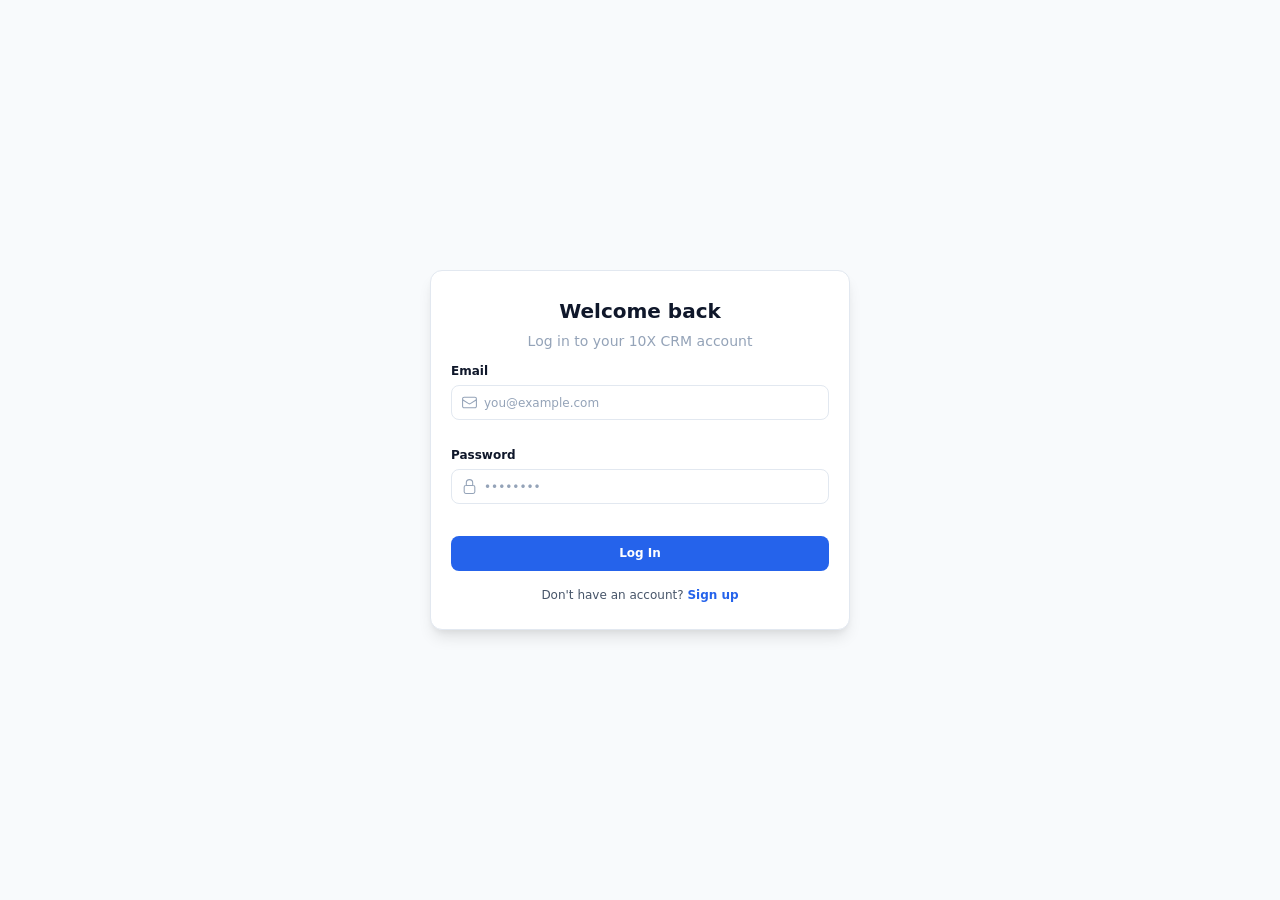
<file: index.html>
<!doctype html>
<html lang="en">
  <head>
    <meta charset="UTF-8" />
    <meta name="viewport" content="width=device-width, initial-scale=1.0" />
    <title>Log In - 10X CRM</title>

    <link rel="stylesheet" href="css/reset.css" />
    <link rel="stylesheet" href="css/variables.css" />
    <link rel="stylesheet" href="css/auth.css" />
    <link rel="stylesheet" href="css/toast.css" />
    
    <script src="js/theme.js" defer></script>
    <script src="js/storage.js"></script>
    <script src="js/guard.js"></script>
  </head>
  <body class="auth-page">
    <main class="auth-container">
      <div class="auth-card">
        <h1 class="auth-card__title">Welcome back</h1>
        <p class="auth-card__text">Log in to your 10X CRM account</p>

        <form id="login-form" class="auth-form" novalidate>
          <!-- 1. Email -->
          <div class="form-group">
            <label for="login-email" class="form-group__label">Email</label>
            <div class="form-group__input-wrapper">
              <svg
                class="form-group__icon"
                xmlns="http://www.w3.org/2000/svg"
                fill="none"
                viewBox="0 0 24 24"
                stroke-width="1.5"
                stroke="currentColor"
              >
                <path
                  stroke-linecap="round"
                  stroke-linejoin="round"
                  d="M21.75 6.75v10.5a2.25 2.25 0 0 1-2.25 2.25h-15a2.25 2.25 0 0 1-2.25-2.25V6.75m19.5 0A2.25 2.25 0 0 0 19.5 4.5h-15a2.25 2.25 0 0 0-2.25 2.25m19.5 0v.243a2.25 2.25 0 0 1-1.07 1.916l-7.5 4.615a2.25 2.25 0 0 1-2.36 0L3.32 8.91a2.25 2.25 0 0 1-1.07-1.916V6.75"
                />
              </svg>
              <input
                type="email"
                id="login-email"
                name="email"
                class="form-group__input"
                placeholder="you@example.com"
                autocomplete="username"
              />
            </div>
            <span class="form-group__error-message" id="login-email-error"></span>
          </div>

          <!-- 2. Password -->
          <div class="form-group">
            <label for="login-password" class="form-group__label">Password</label>
            <div class="form-group__input-wrapper">
              <svg
                class="form-group__icon"
                xmlns="http://www.w3.org/2000/svg"
                fill="none"
                viewBox="0 0 24 24"
                stroke-width="1.5"
                stroke="currentColor"
              >
                <path
                  stroke-linecap="round"
                  stroke-linejoin="round"
                  d="M16.5 10.5V6.75a4.5 4.5 0 1 0-9 0v3.75m-.75 11.25h10.5a2.25 2.25 0 0 0 2.25-2.25v-6.75a2.25 2.25 0 0 0-2.25-2.25H6.75a2.25 2.25 0 0 0-2.25 2.25v6.75a2.25 2.25 0 0 0 2.25 2.25Z"
                />
              </svg>
              <input
                type="password"
                id="login-password"
                name="password"
                class="form-group__input"
                placeholder="••••••••"
                autocomplete="current-password"
              />
            </div>
            <span class="form-group__error-message" id="login-password-error"></span>
          </div>

          <!-- Submit Button -->
          <button type="submit" class="auth-form__submit-btn">
            Log In
          </button>
        </form>

        <!-- Toggle Link to Sign Up -->
        <p class="auth-card__footer">
          Don't have an account?
          <a href="signup.html" class="auth-card__link">Sign up</a>
        </p>
      </div>
    </main>

    <script src="js/toast.js"></script>
    <script src="js/validation.js"></script>
    <script src="js/auth.js"></script>
  </body>
</html>
</file>
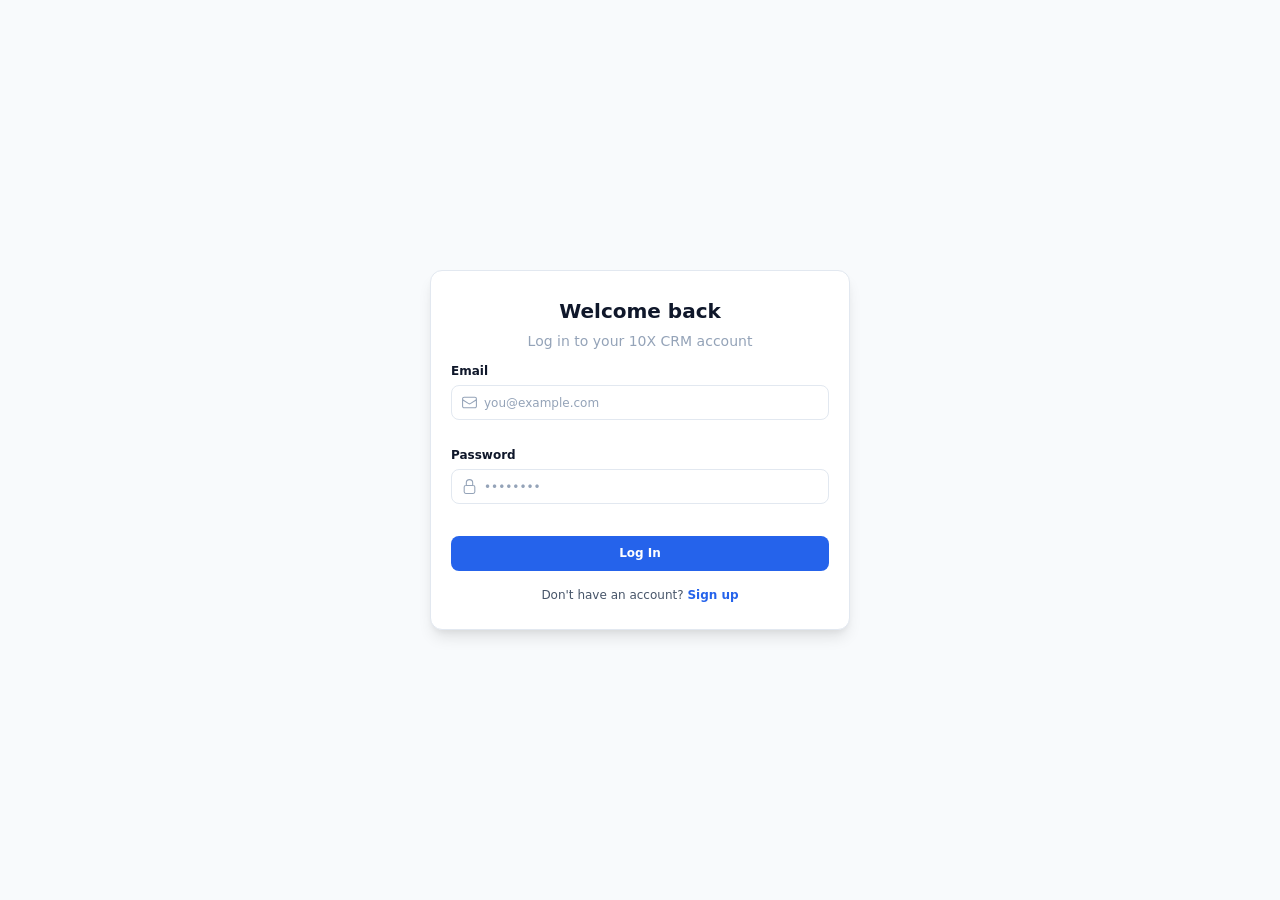
<file: clients.html>
<!doctype html>
<html lang="en">

<head>
  <meta charset="UTF-8" />
  <meta name="viewport" content="width=device-width, initial-scale=1.0" />
  <title>Clients - 10X CRM</title>

  <link rel="stylesheet" href="css/reset.css" />
  <link rel="stylesheet" href="css/variables.css" />
  <link rel="stylesheet" href="css/layout.css" />
  <link rel="stylesheet" href="css/toast.css" />
  <link rel="stylesheet" href="css/clients.css" />

  <script src="js/storage.js"></script>
  <script src="js/guard.js"></script>
  <script src="js/theme.js"></script>
</head>

<body class="app-body">
  <div class="app-layout">
    <!-- Sidebar Navigation -->
    <aside class="sidebar" id="sidebar">
      <div class="sidebar__header">
        <button id="sidebar-toggle" class="sidebar__toggle-btn">
          <!-- Icon for expanded state (click to close, arrow left) -->
          <svg class="sidebar__icon icon-close" viewBox="0 0 24 24" fill="currentColor"
            xmlns="http://www.w3.org/2000/svg">
            <rect x="2" y="4" width="12" height="2.5" rx="1.25" />
            <rect x="2" y="9" width="8" height="2.5" rx="1.25" />
            <rect x="2" y="14" width="8" height="2.5" rx="1.25" />
            <rect x="2" y="19" width="12" height="2.5" rx="1.25" />
            <path d="M19 9l-6 3.75 6 3.75V9z" />
          </svg>
          <!-- Icon for collapsed state (click to open, arrow right) -->
          <svg class="sidebar__icon icon-open" viewBox="0 0 24 24" fill="currentColor"
            xmlns="http://www.w3.org/2000/svg" style="display: none;">
            <rect x="2" y="4" width="12" height="2.5" rx="1.25" />
            <rect x="2" y="9" width="8" height="2.5" rx="1.25" />
            <rect x="2" y="14" width="8" height="2.5" rx="1.25" />
            <rect x="2" y="19" width="12" height="2.5" rx="1.25" />
            <path d="M13 9l6 3.75-6 3.75V9z" />
          </svg>
        </button>
      </div>
      <nav class="sidebar__nav">
        <a href="dashboard.html" class="sidebar__link">
          <svg class="sidebar__icon" xmlns="http://www.w3.org/2000/svg" fill="none" viewBox="0 0 24 24"
            stroke-width="1.5" stroke="currentColor">
            <path stroke-linecap="round" stroke-linejoin="round"
              d="M3.75 6A2.25 2.25 0 0 1 6 3.75h2.25A2.25 2.25 0 0 1 10.5 6v2.25a2.25 2.25 0 0 1-2.25 2.25H6a2.25 2.25 0 0 1-2.25-2.25V6ZM3.75 15.75A2.25 2.25 0 0 1 6 13.5h2.25a2.25 2.25 0 0 1 2.25 2.25V18a2.25 2.25 0 0 1-2.25 2.25H6A2.25 2.25 0 0 1 3.75 18v-2.25ZM13.5 6a2.25 2.25 0 0 1 2.25-2.25H18A2.25 2.25 0 0 1 20.25 6v2.25A2.25 2.25 0 0 1 18 10.5h-2.25a2.25 2.25 0 0 1-2.25-2.25V6ZM13.5 15.75a2.25 2.25 0 0 1 2.25-2.25H18a2.25 2.25 0 0 1 2.25 2.25V18A2.25 2.25 0 0 1 18 20.25h-2.25A2.25 2.25 0 0 1 13.5 18v-2.25Z" />
          </svg>
          <span class="sidebar__link-text">Dashboard</span>
        </a>
        <a href="clients.html" class="sidebar__link sidebar__link--active">
          <svg class="sidebar__icon" xmlns="http://www.w3.org/2000/svg" fill="none" viewBox="0 0 24 24"
            stroke-width="1.5" stroke="currentColor">
            <path stroke-linecap="round" stroke-linejoin="round"
              d="M15 19.128a9.38 9.38 0 0 0 2.625.372 9.337 9.337 0 0 0 4.121-.952 4.125 4.125 0 0 0-7.533-2.493M15 19.128v-.003c0-1.113-.285-2.16-.786-3.07M15 19.128v.106A12.318 12.318 0 0 1 8.624 21c-2.331 0-4.512-.645-6.374-1.766l-.001-.109a6.375 6.375 0 0 1 11.964-3.07M12 6.375a3.375 3.375 0 1 1-6.75 0 3.375 3.375 0 0 1 6.75 0Zm8.25 2.25a2.625 2.625 0 1 1-5.25 0 2.625 2.625 0 0 1 5.25 0Z" />
          </svg>
          <span class="sidebar__link-text">Clients</span>
        </a>
        <a href="profile.html" class="sidebar__link">
          <svg class="sidebar__icon" xmlns="http://www.w3.org/2000/svg" fill="none" viewBox="0 0 24 24"
            stroke-width="1.5" stroke="currentColor">
            <path stroke-linecap="round" stroke-linejoin="round"
              d="M17.982 18.725A7.488 7.488 0 0 0 12 15.75a7.488 7.488 0 0 0-5.982 2.975m11.963 0a9 9 0 1 0-11.963 0m11.963 0A8.966 8.966 0 0 1 12 21a8.966 8.966 0 0 1-5.982-2.275M15 9.75a3 3 0 1 1-6 0 3 3 0 0 1 6 0Z" />
          </svg>
          <span class="sidebar__link-text">Profile</span>
        </a>
      </nav>

      <!-- Sidebar Footer (Theme) -->
      <div class="sidebar__footer">
        <button id="theme-toggle" class="sidebar__action-btn">
          <svg class="sidebar__icon" xmlns="http://www.w3.org/2000/svg" fill="none" viewBox="0 0 24 24"
            stroke-width="1.5" stroke="currentColor">
            <path stroke-linecap="round" stroke-linejoin="round"
              d="M12 3v2.25m6.364.386-1.591 1.591M21 12h-2.25m-.386 6.364-1.591-1.591M12 18.75V21m-4.773-4.227-1.591 1.591M5.25 12H3m4.227-4.773L5.636 5.636M15.75 12a3.75 3.75 0 1 1-7.5 0 3.75 3.75 0 0 1 7.5 0Z" />
          </svg>
          <span class="sidebar__link-text" id="theme-text">Theme</span>
        </button>
      </div>
    </aside>

    <!-- Main Content Area -->
    <div class="main-wrapper">

      <!-- Topbar Header -->
      <header class="topbar">
        <div class="topbar__logo">
          <a href="dashboard.html" class="topbar__logo-link">
            <svg width="100%" height="100%" viewBox="0 0 129 78" fill="none" xmlns="http://www.w3.org/2000/svg">
              <defs>
                <linearGradient id="blueGrad_inspector" x1="10" y1="190" x2="190" y2="10"
                  gradientUnits="userSpaceOnUse">
                  <stop offset="0%" stop-color="#1d4ed8" />
                  <stop offset="50%" stop-color="#2563eb" />
                  <stop offset="100%" stop-color="#0284c7" />
                </linearGradient>
                <filter id="glowFilter_inspector" x="-30%" y="-30%" width="160%" height="160%">
                  <feGaussianBlur stdDeviation="1" result="blur" />
                  <feComposite in="SourceGraphic" in2="blur" operator="over" />
                </filter>
              </defs>

              <g transform="translate(-61, -61)">
                <!-- ICON VARIATION 1: CLASSIC 10X EMBLEM -->
                <g transform="scale(0.3)" style="transform-origin: 100px 100px;">
                  <polygon points="100,12 188,100 100,188 12,100" fill="none" stroke="#2563eb" stroke-width="1.5"
                    stroke-dasharray="4 4" stroke-opacity="0.35" />
                  <path d="M 32 145 L 32 60 L 22 72 L 22 55 L 38 38 L 52 38 L 52 145 Z" fill="url(#blueGrad_inspector)"
                    filter="url(#glowFilter_inspector)" />
                  <polygon points="95,42 120,42 135,70 135,115 120,142 95,142 80,115 80,70" fill="none"
                    stroke="url(#blueGrad_inspector)" stroke-width="12" stroke-linejoin="miter"
                    filter="url(#glowFilter_inspector)" />
                  <path d="M 132 145 L 175 62 L 165 62 L 188 32 L 188 65 L 178 55 L 142 145 Z"
                    fill="url(#blueGrad_inspector)" />
                  <polygon points="142,42 156,42 188,125 174,125" fill="#2563eb" opacity="0.9" />

                </g>
              </g>

              <!-- TYPOGRAPHY -->
              <g transform="translate(66, 47.64)">
                <text x="0" y="0" fill="url(#blueGrad_inspector)" filter="url(#glowFilter_inspector)"
                  font-family='"Arial Black", Gadget, sans-serif' font-weight="900" font-size="24px"
                  letter-spacing="0.08em" text-anchor="start" style="text-transform: uppercase;">CRM</text>

              </g>

            </svg>
          </a>
        </div>

        <div class="topbar__right">
          <div class="profile-menu">
            <button class="profile-menu__trigger" id="profile-trigger">
              <div class="profile-menu__avatar" id="profile-avatar">U</div>
              <span class="profile-menu__greeting" id="welcome-text">Welcome back, User</span>
              <svg class="profile-menu__arrow" xmlns="http://www.w3.org/2000/svg" viewBox="0 0 20 20"
                fill="currentColor">
                <path fill-rule="evenodd"
                  d="M5.22 8.22a.75.75 0 0 1 1.06 0L10 11.94l3.72-3.72a.75.75 0 1 1 1.06 1.06l-4.25 4.25a.75.75 0 0 1-1.06 0L5.22 9.28a.75.75 0 0 1 0-1.06Z"
                  clip-rule="evenodd" />
              </svg>
            </button>

            <div class="profile-menu__dropdown" id="profile-dropdown">
              <a href="profile.html" class="profile-menu__item">
                <svg class="profile-menu__icon" xmlns="http://www.w3.org/2000/svg" fill="none" viewBox="0 0 24 24"
                  stroke-width="1.5" stroke="currentColor">
                  <path stroke-linecap="round" stroke-linejoin="round"
                    d="M17.982 18.725A7.488 7.488 0 0 0 12 15.75a7.488 7.488 0 0 0-5.982 2.975m11.963 0a9 9 0 1 0-11.963 0m11.963 0A8.966 8.966 0 0 1 12 21a8.966 8.966 0 0 1-5.982-2.275M15 9.75a3 3 0 1 1-6 0 3 3 0 0 1 6 0Z" />
                </svg>
                Profile
              </a>
              <button id="logout-btn" class="profile-menu__item profile-menu__item--danger">
                <svg class="profile-menu__icon" xmlns="http://www.w3.org/2000/svg" fill="none" viewBox="0 0 24 24"
                  stroke-width="1.5" stroke="currentColor">
                  <path stroke-linecap="round" stroke-linejoin="round"
                    d="M8.25 9V5.25A2.25 2.25 0 0 1 10.5 3h6a2.25 2.25 0 0 1 2.25 2.25v13.5A2.25 2.25 0 0 1 16.5 21h-6a2.25 2.25 0 0 1-2.25-2.25V15M12 9l3 3m0 0-3 3m3-3H2.25" />
                </svg>
                Log Out
              </button>
            </div>
          </div>
        </div>
      </header>

      <!-- Page Content -->
      <main class="page-content">
        <div class="dashboard-header"
          style="display: flex; align-items: center; justify-content: space-between; gap: 1.6rem;">
          <h1 class="dashboard-header__title">Clients</h1>
          <button id="btn-add-client" class="btn-add-client">
            <svg xmlns="http://www.w3.org/2000/svg" fill="none" viewBox="0 0 24 24" stroke-width="2"
              stroke="currentColor"
              style="width: 1.8rem; height: 1.8rem; margin-right: 0.5rem; display: inline-block; vertical-align: middle;">
              <path stroke-linecap="round" stroke-linejoin="round" d="M12 4.5v15m7.5-7.5h-15" />
            </svg>
            Add Client
          </button>
        </div>

        <!-- Toolbar -->
        <div class="toolbar">
          <div class="toolbar__search">
            <svg class="toolbar__search-icon" fill="none" viewBox="0 0 24 24" stroke="currentColor" stroke-width="2">
              <path stroke-linecap="round" stroke-linejoin="round"
                d="M21 21l-5.197-5.197m0 0A7.5 7.5 0 105.196 5.196a7.5 7.5 0 0010.607 10.607z" />
            </svg>
            <input type="text" id="search-input" placeholder="Search clients..." class="toolbar__input" />
          </div>

          <div class="toolbar__filters" id="status-filters">
            <button class="filter-chip filter-chip--active" data-status="All">All</button>
            <button class="filter-chip" data-status="Lead">Lead</button>
            <button class="filter-chip" data-status="Contacted">Contacted</button>
            <button class="filter-chip" data-status="Won">Won</button>
            <button class="filter-chip" data-status="Lost">Lost</button>
          </div>

          <div class="toolbar__sort">
            <div class="toolbar__select-wrapper">
              <select id="sort-select" class="toolbar__select">
                <option value="newest">Newest First</option>
                <option value="deal-desc">Deal: High-Low</option>
                <option value="deal-asc">Deal: Low-High</option>
                <option value="name-asc">Name: A-Z</option>
                <option value="name-desc">Name: Z-A</option>
              </select>
              <svg class="toolbar__select-arrow" fill="none" viewBox="0 0 24 24" stroke-width="1.5"
                stroke="currentColor">
                <path stroke-linecap="round" stroke-linejoin="round" d="m19.5 8.25-7.5 7.5-7.5-7.5" />
              </svg>
            </div>
          </div>
        </div>

        <!-- Container for Client Cards -->
        <div id="clients-grid" class="clients-grid"></div>
      </main>

      <!-- Add Client Modal -->
      <div id="add-client-modal" class="modal">
        <form id="add-client-form" class="modal__content" novalidate>
          <div class="modal__header">
            <h2 class="modal__title">Add New Client</h2>
            <button type="button" id="btn-close-modal" class="modal__close-btn" title="Close modal">
              <svg fill="none" viewBox="0 0 24 24" stroke-width="1.5" stroke="currentColor">
                <path stroke-linecap="round" stroke-linejoin="round" d="M6 18L18 6M6 6l12 12" />
              </svg>
            </button>
          </div>
          <div class="modal__body">
            <div class="form-group">
              <label for="client-name" class="form-label">Full Name *</label>
              <div class="form-group__input-wrapper">
                <svg class="form-group__icon" fill="none" viewBox="0 0 24 24" stroke-width="1.5" stroke="currentColor">
                  <path stroke-linecap="round" stroke-linejoin="round"
                    d="M15.75 6a3.75 3.75 0 1 1-7.5 0 3.75 3.75 0 0 1 7.5 0ZM4.501 20.118a7.5 7.5 0 0 1 14.998 0A17.933 17.933 0 0 1 12 21.75c-2.676 0-5.216-.584-7.499-1.632Z" />
                </svg>
                <input type="text" id="client-name" name="name" class="form-group__input" placeholder="Emily Johnson">
              </div>
              <span class="form-group__error-message" id="client-name-error"></span>
            </div>
            <div class="form-group">
              <label for="client-company" class="form-label">Company</label>
              <div class="form-group__input-wrapper">
                <svg class="form-group__icon" fill="none" viewBox="0 0 24 24" stroke-width="1.5" stroke="currentColor">
                  <path stroke-linecap="round" stroke-linejoin="round"
                    d="M3.75 21h16.5M4.5 3h15M5.25 3v18m13.5-18v18M9 6.75h1.5m-1.5 3h1.5m-1.5 3h1.5m3-6H15m-1.5 3H15m-1.5 3H15M9 21v-3.375c0-.621.504-1.125 1.125-1.125h3.75c.621 0 1.125.504 1.125 1.125V21" />
                </svg>
                <input type="text" id="client-company" name="company" class="form-group__input" placeholder="Acme Corp">
              </div>
              <span class="form-group__error-message" id="client-company-error"></span>
            </div>
            <div class="form-group">
              <label for="client-email" class="form-label">Email Address *</label>
              <div class="form-group__input-wrapper">
                <svg class="form-group__icon" fill="none" viewBox="0 0 24 24" stroke-width="1.5" stroke="currentColor">
                  <path stroke-linecap="round" stroke-linejoin="round"
                    d="M21.75 6.75v10.5a2.25 2.25 0 0 1-2.25 2.25h-15a2.25 2.25 0 0 1-2.25-2.25V6.75m19.5 0A2.25 2.25 0 0 0 19.5 4.5h-15a2.25 2.25 0 0 0-2.25 2.25m19.5 0v.243a2.25 2.25 0 0 1-1.07 1.916l-7.5 4.615a2.25 2.25 0 0 1-2.36 0L3.32 8.91a2.25 2.25 0 0 1-1.07-1.916V6.75" />
                </svg>
                <input type="text" id="client-email" name="email" class="form-group__input"
                  placeholder="emily@example.com">
              </div>
              <span class="form-group__error-message" id="client-email-error"></span>
            </div>
            <div class="form-group">
              <label for="client-phone" class="form-label">Phone Number</label>
              <div class="form-group__input-wrapper">
                <svg class="form-group__icon" fill="none" viewBox="0 0 24 24" stroke-width="1.5" stroke="currentColor">
                  <path stroke-linecap="round" stroke-linejoin="round"
                    d="M2.25 6.75c0 8.284 6.716 15 15 15h2.25a2.25 2.25 0 0 0 2.25-2.25v-1.372c0-.516-.351-.966-.852-1.091l-4.423-1.106c-.44-.11-.902.055-1.173.417l-.97 1.293c-2.896-1.596-5.48-4.18-7.076-7.076l1.293-.97c.362-.271.527-.734.417-1.173L6.963 3.102a1.125 1.125 0 0 0-1.091-.852H4.5A2.25 2.25 0 0 0 2.25 4.5v2.25Z" />
                </svg>
                <input type="tel" id="client-phone" name="phone" class="form-group__input"
                  placeholder="+1 555 123 4567">
              </div>
              <span class="form-group__error-message" id="client-phone-error"></span>
            </div>
            <div class="form-group">
              <label for="client-deal-value" class="form-label">Deal Value *</label>
              <div class="form-group__input-wrapper">
                <svg class="form-group__icon" fill="none" viewBox="0 0 24 24" stroke-width="1.5" stroke="currentColor">
                  <path stroke-linecap="round" stroke-linejoin="round"
                    d="M12 6v12m-3-2.818l.879.659c1.171.879 3.07.879 4.242 0 1.172-.879 1.172-2.303 0-3.182C13.536 12.219 12.768 12 12 12c-.725 0-1.45-.22-2.003-.659-1.106-.879-1.106-2.303 0-3.182s2.9-.879 4.006 0l.415.33M21 12a9 9 0 11-18 0 9 9 0 0118 0z" />
                </svg>
                <input type="number" id="client-deal-value" name="dealValue" class="form-group__input"
                  placeholder="5000">
              </div>
              <span class="form-group__error-message" id="client-deal-value-error"></span>
            </div>
            <div class="form-group">
              <label for="client-status" class="form-label">Status</label>
              <div class="form-group__input-wrapper">
                <svg class="form-group__icon" fill="none" viewBox="0 0 24 24" stroke-width="1.5" stroke="currentColor">
                  <path stroke-linecap="round" stroke-linejoin="round"
                    d="M9.568 3H5.25A2.25 2.25 0 003 5.25v4.318c0 .597.237 1.17.659 1.591l9.581 9.581c.699.699 1.78.872 2.607.33a18.095 18.095 0 005.223-5.223c.542-.827.369-1.908-.33-2.607L11.16 3.66A2.25 2.25 0 009.568 3z" />
                  <path stroke-linecap="round" stroke-linejoin="round" d="M6 6h.008v.008H6V6z" />
                </svg>
                <select id="client-status" name="status" class="form-group__input form-group__input--select">
                  <option value="Lead">Lead</option>
                  <option value="Contacted">Contacted</option>
                  <option value="Won">Won</option>
                  <option value="Lost">Lost</option>
                </select>
                <svg class="form-group__select-arrow" fill="none" viewBox="0 0 24 24" stroke-width="2"
                  stroke="currentColor">
                  <path stroke-linecap="round" stroke-linejoin="round" d="M19.5 8.25l-7.5 7.5-7.5-7.5" />
                </svg>
              </div>
              <span class="form-group__error-message" id="client-status-error"></span>
            </div>
          </div>
          <div class="modal__footer">
            <button type="button" id="btn-cancel-modal" class="btn btn--secondary">Cancel</button>
            <button type="submit" id="btn-save-client" class="btn btn--primary">Save Client</button>
          </div>
        </form>
      </div>

      <!-- Client Details Modal -->
      <div id="client-details-modal" class="modal">
        <div class="modal__content modal__content--large">
          <div class="modal__header">
            <h2 class="modal__title">Client Details</h2>
            <div class="modal__header-actions" style="display: flex; gap: 0.8rem; align-items: center;">
              <button type="button" id="btn-edit-client" class="modal__close-btn" title="Edit client">
                <svg fill="none" viewBox="0 0 24 24" stroke-width="1.5" stroke="currentColor">
                  <path stroke-linecap="round" stroke-linejoin="round"
                    d="m16.862 4.487 1.687-1.688a1.875 1.875 0 1 1 2.652 2.652L6.832 19.82a4.5 4.5 0 0 1-1.897 1.13l-2.685.8.8-2.685a4.5 4.5 0 0 1 1.13-1.897L16.863 4.487Zm0 0L19.5 7.125" />
                </svg>
              </button>
              <button type="button" id="btn-close-details-modal" class="modal__close-btn" title="Close modal">
                <svg fill="none" viewBox="0 0 24 24" stroke-width="1.5" stroke="currentColor">
                  <path stroke-linecap="round" stroke-linejoin="round" d="M6 18L18 6M6 6l12 12" />
                </svg>
              </button>
            </div>
          </div>
          <div class="modal__body details-modal-body">
            <!-- Left Column: Details -->
            <div class="details-section">
              <div class="details-profile">
                <img id="details-avatar" class="details-avatar" src="" alt="Avatar">
                <div class="details-profile-info">
                  <h3 id="details-name" class="details-name">Client Name</h3>
                  <span id="details-date" class="details-date">Client since...</span>
                </div>
              </div>

              <div class="details-grid">
                <div class="detail-item">
                  <span class="detail-label">Company</span>
                  <span id="details-company" class="detail-value">-</span>
                </div>
                <div class="detail-item">
                  <span class="detail-label">Email</span>
                  <span id="details-email" class="detail-value">-</span>
                </div>
                <div class="detail-item">
                  <span class="detail-label">Phone</span>
                  <span id="details-phone" class="detail-value">-</span>
                </div>
                <div class="detail-item">
                  <span class="detail-label">Deal Value</span>
                  <span id="details-deal" class="detail-value">-</span>
                </div>
                <div class="detail-item">
                  <span class="detail-label">Status</span>
                  <span id="details-status" class="detail-value"></span>
                </div>
              </div>

              <div class="details-actions">
                <button type="button" id="btn-remind" class="btn-remind">
                  <svg fill="none" viewBox="0 0 24 24" stroke="currentColor" stroke-width="2"
                    style="width: 1.8rem; height: 1.8rem;">
                    <path stroke-linecap="round" stroke-linejoin="round"
                      d="M12 6v6h4.5m4.5 0a9 9 0 11-18 0 9 9 0 0118 0z" />
                  </svg>
                  Remind me in 1 min
                </button>
              </div>
            </div>

            <!-- Right Column: Notes -->
            <div class="notes-section">
              <h3 class="notes-title">Notes</h3>
              <div id="notes-list" class="notes-list">
                <!-- Notes will be injected here -->
              </div>
              <form id="add-note-form" class="add-note-form">
                <textarea id="note-input" class="form-group__input add-note-input" placeholder="Type a new note here..."
                  rows="3"></textarea>
                <button type="submit" class="btn-add-note">
                  <svg fill="none" viewBox="0 0 24 24" stroke="currentColor" stroke-width="2"
                    style="width: 1.6rem; height: 1.6rem; margin-right: 0.6rem; display: inline-block; vertical-align: middle;">
                    <path stroke-linecap="round" stroke-linejoin="round"
                      d="M6 12L3.269 3.126A59.768 59.768 0 0121.485 12 59.77 59.77 0 013.27 20.876L5.999 12zm0 0h7.5" />
                  </svg>
                  Add Note
                </button>
              </form>
            </div>
          </div>
        </div>
      </div>

    </div>
  </div>

  <script src="js/data.js"></script>
  <script src="js/toast.js"></script>
  <script src="js/validation.js"></script>
  <script src="js/app.js"></script>
  <script src="js/clients.js"></script>
</body>

</html>
</file>
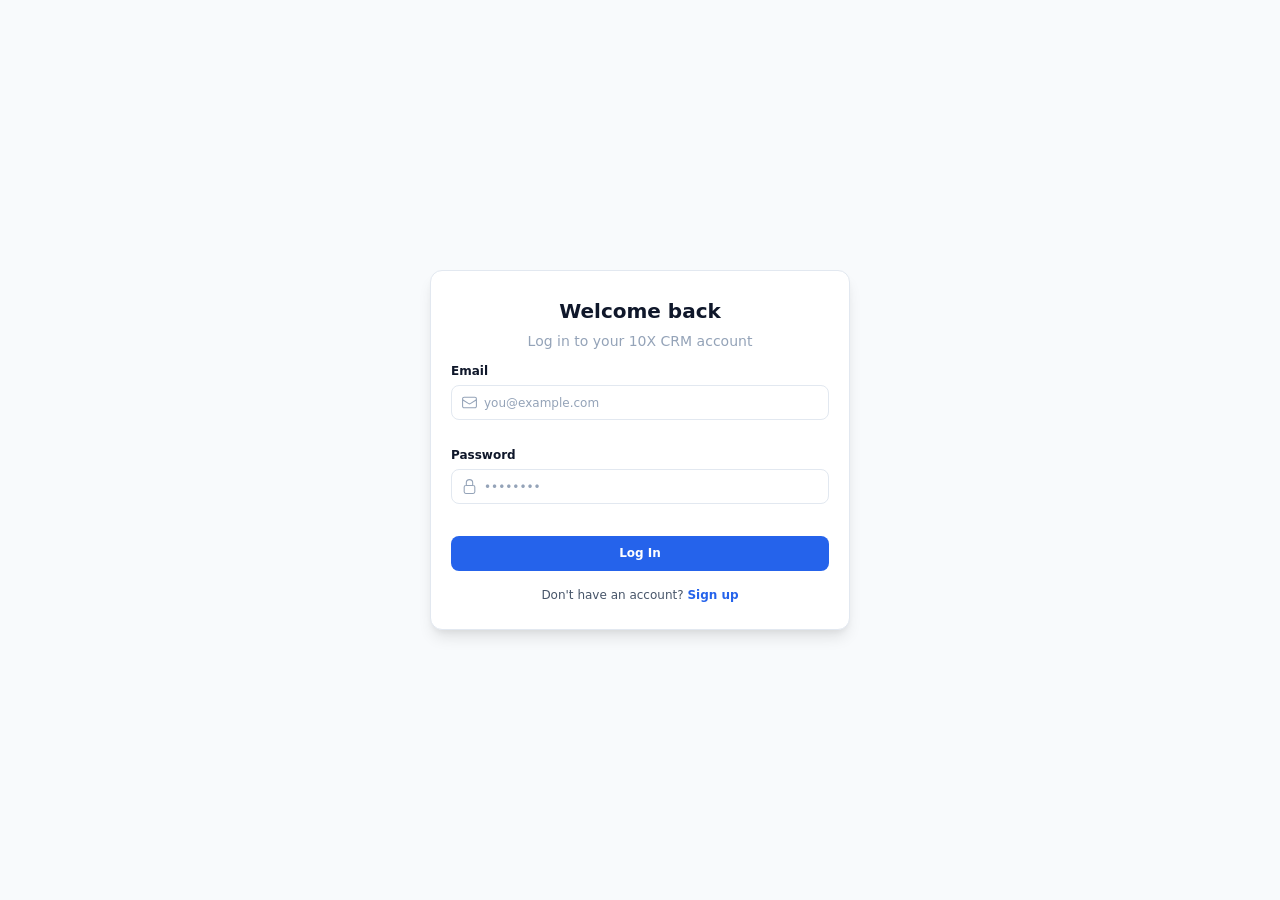
<file: dashboard.html>
<!doctype html>
<html lang="en">

<head>
  <meta charset="UTF-8" />
  <meta name="viewport" content="width=device-width, initial-scale=1.0" />
  <title>Dashboard - 10X CRM</title>

  <link rel="stylesheet" href="css/reset.css" />
  <link rel="stylesheet" href="css/variables.css" />
  <link rel="stylesheet" href="css/layout.css" />
  <link rel="stylesheet" href="css/toast.css" />
  <link rel="stylesheet" href="css/dashboard.css" />

  <script src="js/storage.js"></script>
  <script src="js/guard.js"></script>
  <script src="js/theme.js"></script>
  <script src="js/data.js"></script>
</head>

<body class="app-body">
  <div class="app-layout">
    <!-- Sidebar Navigation -->
    <aside class="sidebar" id="sidebar">
      <div class="sidebar__header">
        <button id="sidebar-toggle" class="sidebar__toggle-btn">
          <!-- Icon for expanded state (click to close, arrow left) -->
          <svg class="sidebar__icon icon-close" viewBox="0 0 24 24" fill="currentColor"
            xmlns="http://www.w3.org/2000/svg">
            <rect x="2" y="4" width="12" height="2.5" rx="1.25" />
            <rect x="2" y="9" width="8" height="2.5" rx="1.25" />
            <rect x="2" y="14" width="8" height="2.5" rx="1.25" />
            <rect x="2" y="19" width="12" height="2.5" rx="1.25" />
            <path d="M19 9l-6 3.75 6 3.75V9z" />
          </svg>
          <!-- Icon for collapsed state (click to open, arrow right) -->
          <svg class="sidebar__icon icon-open" viewBox="0 0 24 24" fill="currentColor"
            xmlns="http://www.w3.org/2000/svg" style="display: none;">
            <rect x="2" y="4" width="12" height="2.5" rx="1.25" />
            <rect x="2" y="9" width="8" height="2.5" rx="1.25" />
            <rect x="2" y="14" width="8" height="2.5" rx="1.25" />
            <rect x="2" y="19" width="12" height="2.5" rx="1.25" />
            <path d="M13 9l6 3.75-6 3.75V9z" />
          </svg>
        </button>
      </div>
      <nav class="sidebar__nav">
        <a href="dashboard.html" class="sidebar__link sidebar__link--active">
          <svg class="sidebar__icon" xmlns="http://www.w3.org/2000/svg" fill="none" viewBox="0 0 24 24"
            stroke-width="1.5" stroke="currentColor">
            <path stroke-linecap="round" stroke-linejoin="round"
              d="M3.75 6A2.25 2.25 0 0 1 6 3.75h2.25A2.25 2.25 0 0 1 10.5 6v2.25a2.25 2.25 0 0 1-2.25 2.25H6a2.25 2.25 0 0 1-2.25-2.25V6ZM3.75 15.75A2.25 2.25 0 0 1 6 13.5h2.25a2.25 2.25 0 0 1 2.25 2.25V18a2.25 2.25 0 0 1-2.25 2.25H6A2.25 2.25 0 0 1 3.75 18v-2.25ZM13.5 6a2.25 2.25 0 0 1 2.25-2.25H18A2.25 2.25 0 0 1 20.25 6v2.25A2.25 2.25 0 0 1 18 10.5h-2.25a2.25 2.25 0 0 1-2.25-2.25V6ZM13.5 15.75a2.25 2.25 0 0 1 2.25-2.25H18a2.25 2.25 0 0 1 2.25 2.25V18A2.25 2.25 0 0 1 18 20.25h-2.25A2.25 2.25 0 0 1 13.5 18v-2.25Z" />
          </svg>
          <span class="sidebar__link-text">Dashboard</span>
        </a>
        <a href="clients.html" class="sidebar__link">
          <svg class="sidebar__icon" xmlns="http://www.w3.org/2000/svg" fill="none" viewBox="0 0 24 24"
            stroke-width="1.5" stroke="currentColor">
            <path stroke-linecap="round" stroke-linejoin="round"
              d="M15 19.128a9.38 9.38 0 0 0 2.625.372 9.337 9.337 0 0 0 4.121-.952 4.125 4.125 0 0 0-7.533-2.493M15 19.128v-.003c0-1.113-.285-2.16-.786-3.07M15 19.128v.106A12.318 12.318 0 0 1 8.624 21c-2.331 0-4.512-.645-6.374-1.766l-.001-.109a6.375 6.375 0 0 1 11.964-3.07M12 6.375a3.375 3.375 0 1 1-6.75 0 3.375 3.375 0 0 1 6.75 0Zm8.25 2.25a2.625 2.625 0 1 1-5.25 0 2.625 2.625 0 0 1 5.25 0Z" />
          </svg>
          <span class="sidebar__link-text">Clients</span>
        </a>
        <a href="profile.html" class="sidebar__link">
          <svg class="sidebar__icon" xmlns="http://www.w3.org/2000/svg" fill="none" viewBox="0 0 24 24"
            stroke-width="1.5" stroke="currentColor">
            <path stroke-linecap="round" stroke-linejoin="round"
              d="M17.982 18.725A7.488 7.488 0 0 0 12 15.75a7.488 7.488 0 0 0-5.982 2.975m11.963 0a9 9 0 1 0-11.963 0m11.963 0A8.966 8.966 0 0 1 12 21a8.966 8.966 0 0 1-5.982-2.275M15 9.75a3 3 0 1 1-6 0 3 3 0 0 1 6 0Z" />
          </svg>
          <span class="sidebar__link-text">Profile</span>
        </a>
      </nav>

      <!-- Sidebar Footer (Theme) -->
      <div class="sidebar__footer">
        <button id="theme-toggle" class="sidebar__action-btn">
          <svg class="sidebar__icon" xmlns="http://www.w3.org/2000/svg" fill="none" viewBox="0 0 24 24"
            stroke-width="1.5" stroke="currentColor">
            <path stroke-linecap="round" stroke-linejoin="round"
              d="M12 3v2.25m6.364.386-1.591 1.591M21 12h-2.25m-.386 6.364-1.591-1.591M12 18.75V21m-4.773-4.227-1.591 1.591M5.25 12H3m4.227-4.773L5.636 5.636M15.75 12a3.75 3.75 0 1 1-7.5 0 3.75 3.75 0 0 1 7.5 0Z" />
          </svg>
          <span class="sidebar__link-text" id="theme-text">Theme</span>
        </button>
      </div>
    </aside>

    <!-- Main Content Area -->
    <div class="main-wrapper">

      <!-- Topbar Header -->
      <header class="topbar">
        <div class="topbar__logo">
          <a href="dashboard.html" class="topbar__logo-link">
            <svg width="100%" height="100%" viewBox="0 0 129 78" fill="none" xmlns="http://www.w3.org/2000/svg">
              <defs>
                <linearGradient id="blueGrad_inspector" x1="10" y1="190" x2="190" y2="10"
                  gradientUnits="userSpaceOnUse">
                  <stop offset="0%" stop-color="#1d4ed8" />
                  <stop offset="50%" stop-color="#2563eb" />
                  <stop offset="100%" stop-color="#0284c7" />
                </linearGradient>
                <filter id="glowFilter_inspector" x="-30%" y="-30%" width="160%" height="160%">
                  <feGaussianBlur stdDeviation="1" result="blur" />
                  <feComposite in="SourceGraphic" in2="blur" operator="over" />
                </filter>
              </defs>
              <g transform="translate(-61, -61)">
                <g transform="scale(0.3)" style="transform-origin: 100px 100px;">
                  <polygon points="100,12 188,100 100,188 12,100" fill="none" stroke="#2563eb" stroke-width="1.5"
                    stroke-dasharray="4 4" stroke-opacity="0.35" />
                  <path d="M 32 145 L 32 60 L 22 72 L 22 55 L 38 38 L 52 38 L 52 145 Z" fill="url(#blueGrad_inspector)"
                    filter="url(#glowFilter_inspector)" />
                  <polygon points="95,42 120,42 135,70 135,115 120,142 95,142 80,115 80,70" fill="none"
                    stroke="url(#blueGrad_inspector)" stroke-width="12" stroke-linejoin="miter"
                    filter="url(#glowFilter_inspector)" />
                  <path d="M 132 145 L 175 62 L 165 62 L 188 32 L 188 65 L 178 55 L 142 145 Z"
                    fill="url(#blueGrad_inspector)" />
                  <polygon points="142,42 156,42 188,125 174,125" fill="#2563eb" opacity="0.9" />
                </g>
              </g>
              <g transform="translate(66, 47.64)">
                <text x="0" y="0" fill="url(#blueGrad_inspector)" filter="url(#glowFilter_inspector)"
                  font-family='"Arial Black", Gadget, sans-serif' font-weight="900" font-size="24px"
                  letter-spacing="0.08em" text-anchor="start" style="text-transform: uppercase;">CRM</text>
              </g>
            </svg>
          </a>
        </div>

        <div class="topbar__right">
          <div class="profile-menu">
            <button class="profile-menu__trigger" id="profile-trigger">
              <div class="profile-menu__avatar" id="profile-avatar">U</div>
              <span class="profile-menu__greeting" id="welcome-text">Welcome back, User</span>
              <svg class="profile-menu__arrow" xmlns="http://www.w3.org/2000/svg" viewBox="0 0 20 20"
                fill="currentColor">
                <path fill-rule="evenodd"
                  d="M5.22 8.22a.75.75 0 0 1 1.06 0L10 11.94l3.72-3.72a.75.75 0 1 1 1.06 1.06l-4.25 4.25a.75.75 0 0 1-1.06 0L5.22 9.28a.75.75 0 0 1 0-1.06Z"
                  clip-rule="evenodd" />
              </svg>
            </button>

            <div class="profile-menu__dropdown" id="profile-dropdown">
              <a href="profile.html" class="profile-menu__item">
                <svg class="profile-menu__icon" xmlns="http://www.w3.org/2000/svg" fill="none" viewBox="0 0 24 24"
                  stroke-width="1.5" stroke="currentColor">
                  <path stroke-linecap="round" stroke-linejoin="round"
                    d="M17.982 18.725A7.488 7.488 0 0 0 12 15.75a7.488 7.488 0 0 0-5.982 2.975m11.963 0a9 9 0 1 0-11.963 0m11.963 0A8.966 8.966 0 0 1 12 21a8.966 8.966 0 0 1-5.982-2.275M15 9.75a3 3 0 1 1-6 0 3 3 0 0 1 6 0Z" />
                </svg>
                Profile
              </a>
              <button id="logout-btn" class="profile-menu__item profile-menu__item--danger">
                <svg class="profile-menu__icon" xmlns="http://www.w3.org/2000/svg" fill="none" viewBox="0 0 24 24"
                  stroke-width="1.5" stroke="currentColor">
                  <path stroke-linecap="round" stroke-linejoin="round"
                    d="M8.25 9V5.25A2.25 2.25 0 0 1 10.5 3h6a2.25 2.25 0 0 1 2.25 2.25v13.5A2.25 2.25 0 0 1 16.5 21h-6a2.25 2.25 0 0 1-2.25-2.25V15M12 9l3 3m0 0-3 3m3-3H2.25" />
                </svg>
                Log Out
              </button>
            </div>
          </div>
        </div>
      </header>

      <!-- Page Content -->
      <main class="page-content">
        <div class="dashboard-header">
          <h1 class="dashboard-header__title">Dashboard Overview</h1>
          <p id="current-time" class="dashboard-header__time">Loading time...</p>
        </div>

        <!-- Stats Section -->
        <section class="dashboard-stats">
          <div class="stat-card">
            <h3 class="stat-card__title">Total Clients</h3>
            <p id="stat-total" class="stat-card__value">0</p>
          </div>
          <div class="stat-card">
            <h3 class="stat-card__title">Active Deals</h3>
            <p id="stat-active" class="stat-card__value">0</p>
          </div>
          <div class="stat-card">
            <h3 class="stat-card__title">Won Revenue</h3>
            <p id="stat-revenue" class="stat-card__value">$0</p>
          </div>
          <div class="stat-card">
            <h3 class="stat-card__title">New This Week</h3>
            <p id="stat-new" class="stat-card__value">0</p>
          </div>
        </section>

        <!-- Bottom Row (Pipeline & Recent Clients) -->
        <div class="dashboard-bottom-row">
          <!-- Pipeline Overview Section -->
          <section class="dashboard-pipeline">
            <div class="section-header">
              <h2 class="section-title">Pipeline Overview</h2>
            </div>
            <div class="pipeline-container">
              <div class="pipeline-item pipeline-item--lead">
                <span class="pipeline-item__label">Lead</span>
                <span id="pipe-lead" class="pipeline-item__count">0</span>
              </div>
              <div class="pipeline-item pipeline-item--contacted">
                <span class="pipeline-item__label">Contacted</span>
                <span id="pipe-contacted" class="pipeline-item__count">0</span>
              </div>
              <div class="pipeline-item pipeline-item--won">
                <span class="pipeline-item__label">Won</span>
                <span id="pipe-won" class="pipeline-item__count">0</span>
              </div>
              <div class="pipeline-item pipeline-item--lost">
                <span class="pipeline-item__label">Lost</span>
                <span id="pipe-lost" class="pipeline-item__count">0</span>
              </div>
            </div>
          </section>

          <!-- Recent Clients Section -->
          <section class="dashboard-recent">
            <div class="section-header">
              <h2 class="section-title">Recent Clients</h2>
              <a href="clients.html" class="view-all-link">View all clients &rarr;</a>
            </div>
            <div class="recent-clients-list" id="recent-clients-container">
              <!-- Content goes here -->
            </div>
          </section>
        </div>
      </main>
    </div>
  </div>

  <script src="js/dashboard.js"></script>
  <script src="js/app.js"></script>
</body>

</html>
</file>
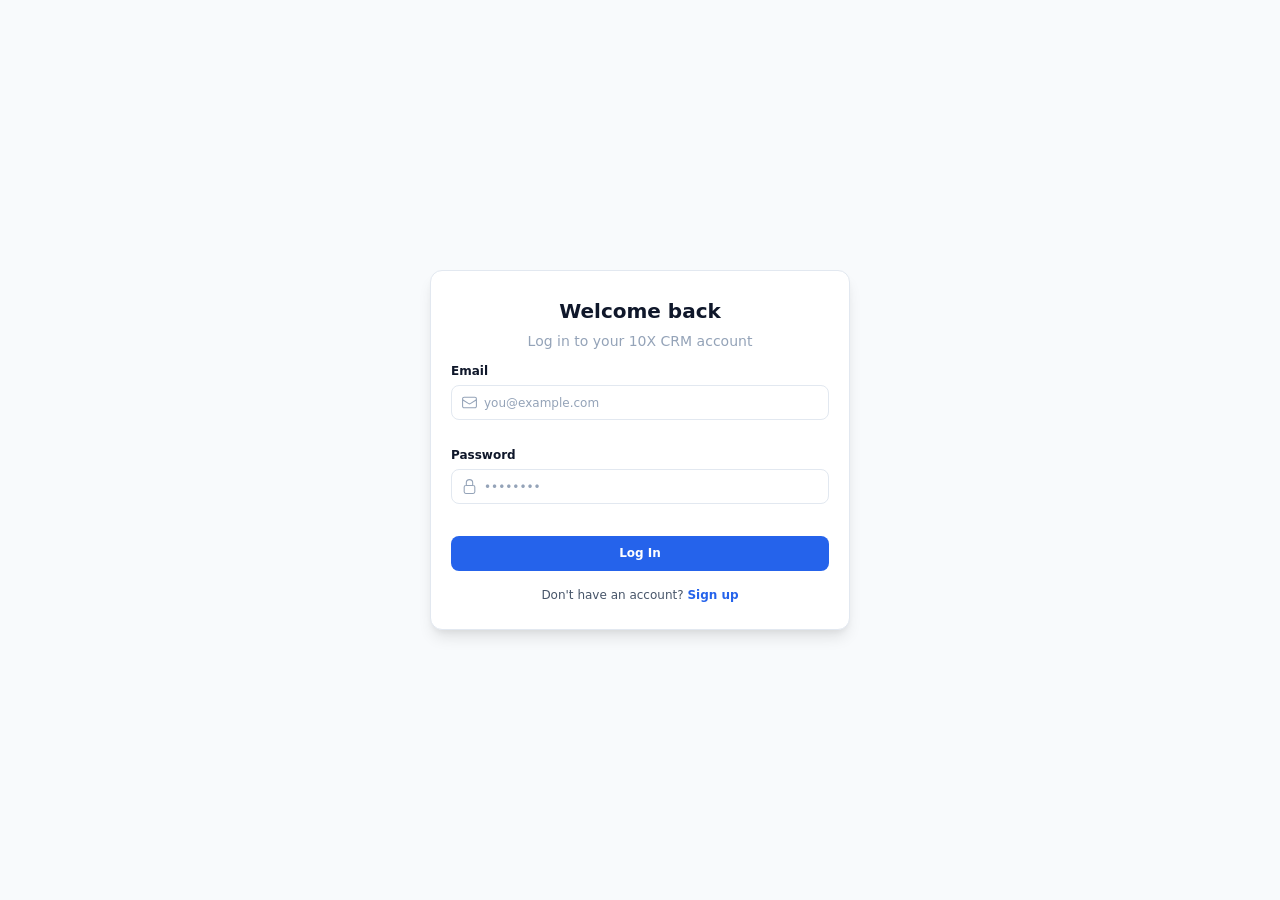
<file: profile.html>
<!doctype html>
<html lang="en">

<head>
  <meta charset="UTF-8" />
  <meta name="viewport" content="width=device-width, initial-scale=1.0" />
  <title>Profile - 10X CRM</title>

  <link rel="stylesheet" href="css/reset.css" />
  <link rel="stylesheet" href="css/variables.css" />
  <link rel="stylesheet" href="css/layout.css" />
  <link rel="stylesheet" href="css/toast.css" />
  <link rel="stylesheet" href="css/profile.css" />

  <script src="js/storage.js"></script>
  <script src="js/guard.js"></script>
  <script src="js/theme.js"></script>
</head>

<body class="app-body">
  <div class="app-layout">
    <!-- Sidebar Navigation -->
    <aside class="sidebar" id="sidebar">
      <div class="sidebar__header">
        <button id="sidebar-toggle" class="sidebar__toggle-btn">
          <!-- Icon for expanded state (click to close, arrow left) -->
          <svg class="sidebar__icon icon-close" viewBox="0 0 24 24" fill="currentColor"
            xmlns="http://www.w3.org/2000/svg">
            <rect x="2" y="4" width="12" height="2.5" rx="1.25" />
            <rect x="2" y="9" width="8" height="2.5" rx="1.25" />
            <rect x="2" y="14" width="8" height="2.5" rx="1.25" />
            <rect x="2" y="19" width="12" height="2.5" rx="1.25" />
            <path d="M19 9l-6 3.75 6 3.75V9z" />
          </svg>
          <!-- Icon for collapsed state (click to open, arrow right) -->
          <svg class="sidebar__icon icon-open" viewBox="0 0 24 24" fill="currentColor"
            xmlns="http://www.w3.org/2000/svg" style="display: none;">
            <rect x="2" y="4" width="12" height="2.5" rx="1.25" />
            <rect x="2" y="9" width="8" height="2.5" rx="1.25" />
            <rect x="2" y="14" width="8" height="2.5" rx="1.25" />
            <rect x="2" y="19" width="12" height="2.5" rx="1.25" />
            <path d="M13 9l6 3.75-6 3.75V9z" />
          </svg>
        </button>
      </div>
      <nav class="sidebar__nav">
        <a href="dashboard.html" class="sidebar__link">
          <svg class="sidebar__icon" xmlns="http://www.w3.org/2000/svg" fill="none" viewBox="0 0 24 24"
            stroke-width="1.5" stroke="currentColor">
            <path stroke-linecap="round" stroke-linejoin="round"
              d="M3.75 6A2.25 2.25 0 0 1 6 3.75h2.25A2.25 2.25 0 0 1 10.5 6v2.25a2.25 2.25 0 0 1-2.25 2.25H6a2.25 2.25 0 0 1-2.25-2.25V6ZM3.75 15.75A2.25 2.25 0 0 1 6 13.5h2.25a2.25 2.25 0 0 1 2.25 2.25V18a2.25 2.25 0 0 1-2.25 2.25H6A2.25 2.25 0 0 1 3.75 18v-2.25ZM13.5 6a2.25 2.25 0 0 1 2.25-2.25H18A2.25 2.25 0 0 1 20.25 6v2.25A2.25 2.25 0 0 1 18 10.5h-2.25a2.25 2.25 0 0 1-2.25-2.25V6ZM13.5 15.75a2.25 2.25 0 0 1 2.25-2.25H18a2.25 2.25 0 0 1 2.25 2.25V18A2.25 2.25 0 0 1 18 20.25h-2.25A2.25 2.25 0 0 1 13.5 18v-2.25Z" />
          </svg>
          <span class="sidebar__link-text">Dashboard</span>
        </a>
        <a href="clients.html" class="sidebar__link">
          <svg class="sidebar__icon" xmlns="http://www.w3.org/2000/svg" fill="none" viewBox="0 0 24 24"
            stroke-width="1.5" stroke="currentColor">
            <path stroke-linecap="round" stroke-linejoin="round"
              d="M15 19.128a9.38 9.38 0 0 0 2.625.372 9.337 9.337 0 0 0 4.121-.952 4.125 4.125 0 0 0-7.533-2.493M15 19.128v-.003c0-1.113-.285-2.16-.786-3.07M15 19.128v.106A12.318 12.318 0 0 1 8.624 21c-2.331 0-4.512-.645-6.374-1.766l-.001-.109a6.375 6.375 0 0 1 11.964-3.07M12 6.375a3.375 3.375 0 1 1-6.75 0 3.375 3.375 0 0 1 6.75 0Zm8.25 2.25a2.625 2.625 0 1 1-5.25 0 2.625 2.625 0 0 1 5.25 0Z" />
          </svg>
          <span class="sidebar__link-text">Clients</span>
        </a>
        <a href="profile.html" class="sidebar__link sidebar__link--active">
          <svg class="sidebar__icon" xmlns="http://www.w3.org/2000/svg" fill="none" viewBox="0 0 24 24"
            stroke-width="1.5" stroke="currentColor">
            <path stroke-linecap="round" stroke-linejoin="round"
              d="M17.982 18.725A7.488 7.488 0 0 0 12 15.75a7.488 7.488 0 0 0-5.982 2.975m11.963 0a9 9 0 1 0-11.963 0m11.963 0A8.966 8.966 0 0 1 12 21a8.966 8.966 0 0 1-5.982-2.275M15 9.75a3 3 0 1 1-6 0 3 3 0 0 1 6 0Z" />
          </svg>
          <span class="sidebar__link-text">Profile</span>
        </a>
      </nav>

      <!-- Sidebar Footer (Theme) -->
      <div class="sidebar__footer">
        <button id="theme-toggle" class="sidebar__action-btn">
          <svg class="sidebar__icon" xmlns="http://www.w3.org/2000/svg" fill="none" viewBox="0 0 24 24"
            stroke-width="1.5" stroke="currentColor">
            <path stroke-linecap="round" stroke-linejoin="round"
              d="M12 3v2.25m6.364.386-1.591 1.591M21 12h-2.25m-.386 6.364-1.591-1.591M12 18.75V21m-4.773-4.227-1.591 1.591M5.25 12H3m4.227-4.773L5.636 5.636M15.75 12a3.75 3.75 0 1 1-7.5 0 3.75 3.75 0 0 1 7.5 0Z" />
          </svg>
          <span class="sidebar__link-text" id="theme-text">Theme</span>
        </button>
      </div>
    </aside>

    <!-- Main Content Area -->
    <div class="main-wrapper">

      <!-- Topbar Header -->
      <header class="topbar">
        <div class="topbar__logo">
          <a href="dashboard.html" class="topbar__logo-link">
            <svg width="100%" height="100%" viewBox="0 0 129 78" fill="none" xmlns="http://www.w3.org/2000/svg">
              <defs>
                <linearGradient id="blueGrad_inspector" x1="10" y1="190" x2="190" y2="10"
                  gradientUnits="userSpaceOnUse">
                  <stop offset="0%" stop-color="#1d4ed8" />
                  <stop offset="50%" stop-color="#2563eb" />
                  <stop offset="100%" stop-color="#0284c7" />
                </linearGradient>
                <filter id="glowFilter_inspector" x="-30%" y="-30%" width="160%" height="160%">
                  <feGaussianBlur stdDeviation="1" result="blur" />
                  <feComposite in="SourceGraphic" in2="blur" operator="over" />
                </filter>
              </defs>
              <g transform="translate(-61, -61)">
                <g transform="scale(0.3)" style="transform-origin: 100px 100px;">
                  <polygon points="100,12 188,100 100,188 12,100" fill="none" stroke="#2563eb" stroke-width="1.5"
                    stroke-dasharray="4 4" stroke-opacity="0.35" />
                  <path d="M 32 145 L 32 60 L 22 72 L 22 55 L 38 38 L 52 38 L 52 145 Z" fill="url(#blueGrad_inspector)"
                    filter="url(#glowFilter_inspector)" />
                  <polygon points="95,42 120,42 135,70 135,115 120,142 95,142 80,115 80,70" fill="none"
                    stroke="url(#blueGrad_inspector)" stroke-width="12" stroke-linejoin="miter"
                    filter="url(#glowFilter_inspector)" />
                  <path d="M 132 145 L 175 62 L 165 62 L 188 32 L 188 65 L 178 55 L 142 145 Z"
                    fill="url(#blueGrad_inspector)" />
                  <polygon points="142,42 156,42 188,125 174,125" fill="#2563eb" opacity="0.9" />
                </g>
              </g>
              <g transform="translate(66, 47.64)">
                <text x="0" y="0" fill="url(#blueGrad_inspector)" filter="url(#glowFilter_inspector)"
                  font-family='"Arial Black", Gadget, sans-serif' font-weight="900" font-size="24px"
                  letter-spacing="0.08em" text-anchor="start" style="text-transform: uppercase;">CRM</text>
              </g>
            </svg>
          </a>
        </div>

        <div class="topbar__right">
          <div class="profile-menu">
            <button class="profile-menu__trigger" id="profile-trigger">
              <div class="profile-menu__avatar" id="profile-avatar">U</div>
              <span class="profile-menu__greeting" id="welcome-text">Welcome back, User</span>
              <svg class="profile-menu__arrow" xmlns="http://www.w3.org/2000/svg" viewBox="0 0 20 20"
                fill="currentColor">
                <path fill-rule="evenodd"
                  d="M5.22 8.22a.75.75 0 0 1 1.06 0L10 11.94l3.72-3.72a.75.75 0 1 1 1.06 1.06l-4.25 4.25a.75.75 0 0 1-1.06 0L5.22 9.28a.75.75 0 0 1 0-1.06Z"
                  clip-rule="evenodd" />
              </svg>
            </button>

            <div class="profile-menu__dropdown" id="profile-dropdown">
              <a href="profile.html" class="profile-menu__item">
                <svg class="profile-menu__icon" xmlns="http://www.w3.org/2000/svg" fill="none" viewBox="0 0 24 24"
                  stroke-width="1.5" stroke="currentColor">
                  <path stroke-linecap="round" stroke-linejoin="round"
                    d="M17.982 18.725A7.488 7.488 0 0 0 12 15.75a7.488 7.488 0 0 0-5.982 2.975m11.963 0a9 9 0 1 0-11.963 0m11.963 0A8.966 8.966 0 0 1 12 21a8.966 8.966 0 0 1-5.982-2.275M15 9.75a3 3 0 1 1-6 0 3 3 0 0 1 6 0Z" />
                </svg>
                Profile
              </a>
              <button id="logout-btn" class="profile-menu__item profile-menu__item--danger">
                <svg class="profile-menu__icon" xmlns="http://www.w3.org/2000/svg" fill="none" viewBox="0 0 24 24"
                  stroke-width="1.5" stroke="currentColor">
                  <path stroke-linecap="round" stroke-linejoin="round"
                    d="M8.25 9V5.25A2.25 2.25 0 0 1 10.5 3h6a2.25 2.25 0 0 1 2.25 2.25v13.5A2.25 2.25 0 0 1 16.5 21h-6a2.25 2.25 0 0 1-2.25-2.25V15M12 9l3 3m0 0-3 3m3-3H2.25" />
                </svg>
                Log Out
              </button>
            </div>
          </div>
        </div>
      </header>

      <!-- Page Content -->
      <main class="page-content">
        <!-- Profile specific content will go here -->
      </main>
    </div>
  </div>

  <script src="js/app.js"></script>
  <script src="js/profile.js"></script>
</body>

</html>
</file>
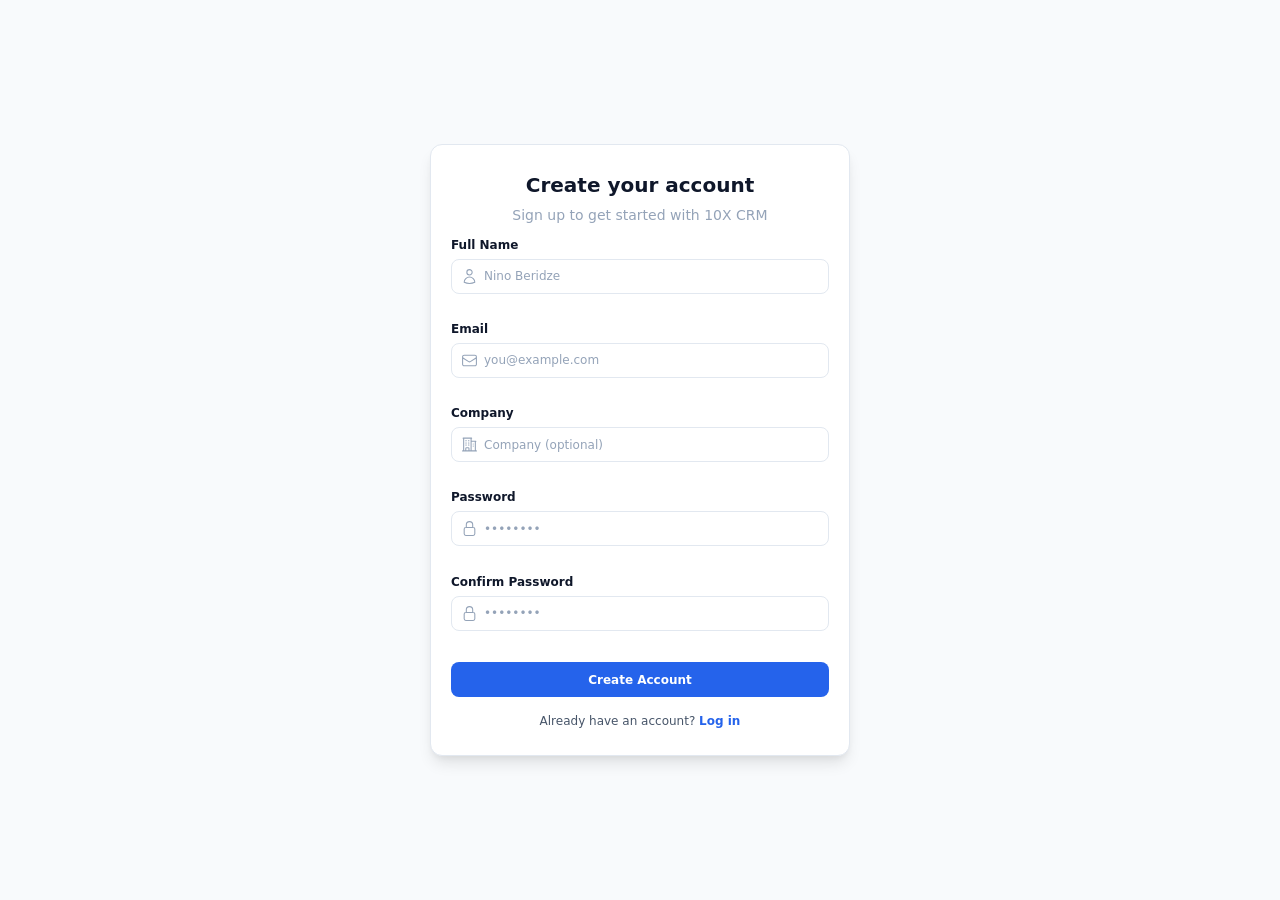
<file: signup.html>
<!doctype html>
<html lang="en">
  <head>
    <meta charset="UTF-8" />
    <meta name="viewport" content="width=device-width, initial-scale=1.0" />
    <title>Sign Up - 10X CRM</title>

    <link rel="stylesheet" href="css/reset.css" />
    <link rel="stylesheet" href="css/variables.css" />
    <link rel="stylesheet" href="css/auth.css" />
    <link rel="stylesheet" href="css/toast.css" />
    
    <script src="js/theme.js" defer></script>
    <script src="js/storage.js"></script>
    <script src="js/guard.js"></script>
  </head>
  <body class="auth-page">
    <main class="auth-container">
      <div class="auth-card">
        <h1 class="auth-card__title">Create your account</h1>
        <p class="auth-card__text">Sign up to get started with 10X CRM</p>

        <form id="signup-form" class="auth-form" novalidate>
          <!-- 1. Full Name -->
          <div class="form-group">
            <label for="fullName" class="form-group__label">Full Name</label>
            <div class="form-group__input-wrapper">
              <svg
                class="form-group__icon"
                xmlns="http://www.w3.org/2000/svg"
                fill="none"
                viewBox="0 0 24 24"
                stroke-width="1.5"
                stroke="currentColor"
              >
                <path
                  stroke-linecap="round"
                  stroke-linejoin="round"
                  d="M15.75 6a3.75 3.75 0 1 1-7.5 0 3.75 3.75 0 0 1 7.5 0ZM4.501 20.118a7.5 7.5 0 0 1 14.998 0A17.933 17.933 0 0 1 12 21.75c-2.676 0-5.216-.584-7.499-1.632Z"
                />
              </svg>
              <input
                type="text"
                id="fullName"
                name="fullName"
                class="form-group__input"
                placeholder="Nino Beridze"
              />
            </div>
            <span class="form-group__error-message" id="fullName-error"></span>
          </div>

          <!-- 2. Email -->
          <div class="form-group">
            <label for="email" class="form-group__label">Email</label>
            <div class="form-group__input-wrapper">
              <svg
                class="form-group__icon"
                xmlns="http://www.w3.org/2000/svg"
                fill="none"
                viewBox="0 0 24 24"
                stroke-width="1.5"
                stroke="currentColor"
              >
                <path
                  stroke-linecap="round"
                  stroke-linejoin="round"
                  d="M21.75 6.75v10.5a2.25 2.25 0 0 1-2.25 2.25h-15a2.25 2.25 0 0 1-2.25-2.25V6.75m19.5 0A2.25 2.25 0 0 0 19.5 4.5h-15a2.25 2.25 0 0 0-2.25 2.25m19.5 0v.243a2.25 2.25 0 0 1-1.07 1.916l-7.5 4.615a2.25 2.25 0 0 1-2.36 0L3.32 8.91a2.25 2.25 0 0 1-1.07-1.916V6.75"
                />
              </svg>
              <input
                type="email"
                id="email"
                name="email"
                class="form-group__input"
                placeholder="you@example.com"
                autocomplete="username"
              />
            </div>
            <span class="form-group__error-message" id="email-error"></span>
          </div>

          <!-- 3. Company (optional) -->
          <div class="form-group">
            <label for="company" class="form-group__label">Company</label>
            <div class="form-group__input-wrapper">
              <svg
                class="form-group__icon"
                xmlns="http://www.w3.org/2000/svg"
                fill="none"
                viewBox="0 0 24 24"
                stroke-width="1.5"
                stroke="currentColor"
              >
                <path
                  stroke-linecap="round"
                  stroke-linejoin="round"
                  d="M2.25 21h19.5m-18-18v18m10.5-18v18m6-13.5V21M6.75 6.75h.75m-.75 3h.75m-.75 3h.75m3-6h.75m-.75 3h.75m-.75 3h.75M6.75 21v-3.375c0-.621.504-1.125 1.125-1.125h2.25c.621 0 1.125.504 1.125 1.125V21M3 3h12m-.75 4.5H21m-3.75 3.75h.008v.008h-.008v-.008Zm0 3h.008v.008h-.008v-.008Z"
                />
              </svg>
              <input
                type="text"
                id="company"
                name="company"
                class="form-group__input"
                placeholder="Company (optional)"
              />
            </div>
            <span class="form-group__error-message" id="company-error"></span>
          </div>

          <!-- 4. Password -->
          <div class="form-group">
            <label for="password" class="form-group__label">Password</label>
            <div class="form-group__input-wrapper">
              <svg
                class="form-group__icon"
                xmlns="http://www.w3.org/2000/svg"
                fill="none"
                viewBox="0 0 24 24"
                stroke-width="1.5"
                stroke="currentColor"
              >
                <path
                  stroke-linecap="round"
                  stroke-linejoin="round"
                  d="M16.5 10.5V6.75a4.5 4.5 0 1 0-9 0v3.75m-.75 11.25h10.5a2.25 2.25 0 0 0 2.25-2.25v-6.75a2.25 2.25 0 0 0-2.25-2.25H6.75a2.25 2.25 0 0 0-2.25 2.25v6.75a2.25 2.25 0 0 0 2.25 2.25Z"
                />
              </svg>
              <input
                type="password"
                id="password"
                name="password"
                class="form-group__input"
                placeholder="••••••••"
                autocomplete="new-password"
              />
            </div>
            <span class="form-group__error-message" id="password-error"></span>
          </div>

          <!-- 5. Confirm Password -->
          <div class="form-group">
            <label for="confirmPassword" class="form-group__label"
              >Confirm Password</label
            >
            <div class="form-group__input-wrapper">
              <svg
                class="form-group__icon"
                xmlns="http://www.w3.org/2000/svg"
                fill="none"
                viewBox="0 0 24 24"
                stroke-width="1.5"
                stroke="currentColor"
              >
                <path
                  stroke-linecap="round"
                  stroke-linejoin="round"
                  d="M16.5 10.5V6.75a4.5 4.5 0 1 0-9 0v3.75m-.75 11.25h10.5a2.25 2.25 0 0 0 2.25-2.25v-6.75a2.25 2.25 0 0 0-2.25-2.25H6.75a2.25 2.25 0 0 0-2.25 2.25v6.75a2.25 2.25 0 0 0 2.25 2.25Z"
                />
              </svg>
              <input
                type="password"
                id="confirmPassword"
                name="confirmPassword"
                class="form-group__input"
                placeholder="••••••••"
                autocomplete="new-password"
              />
            </div>
            <span
              class="form-group__error-message"
              id="confirmPassword-error"
            ></span>
          </div>

          <!-- Submit Button -->
          <button type="submit" class="auth-form__submit-btn">
            Create Account
          </button>
        </form>

        <!-- Toggle Link to Login -->
        <p class="auth-card__footer">
          Already have an account?
          <a href="index.html" class="auth-card__link">Log in</a>
        </p>
      </div>
    </main>

    <script src="js/toast.js"></script>
    <script src="js/validation.js"></script>
    <script src="js/auth.js"></script>
  </body>
</html>
</file>
<file: css/variables.css>
/* Light Theme (Default) */
:root {
  /* Colors */
  --bg-primary: #f8fafc;
  --bg-card: #ffffff;
  --text-primary: #0f172a;
  --text-secondary: #475569;
  --text-muted: #94a3b8;

  /* Brand/Accent Colors */
  --accent-primary: #2563eb;
  --accent-hover: #1d4ed8;
  --accent-light: #eff6ff;

  /* Status Colors (General) */
  --color-success: #10b981;
  --color-error: #ef4444;
  --color-error-bg: rgba(239, 68, 68, 0.1);
  --color-error-border: rgba(239, 68, 68, 0.3);
  --color-warning: #f59e0b;

  /* Client Status Badge Colors */
  --status-lead-bg: rgba(37, 99, 235, 0.1);
  --status-lead-text: #2563eb;
  --status-contacted-bg: rgba(245, 158, 11, 0.1);
  --status-contacted-text: #d97706;
  --status-won-bg: rgba(16, 185, 129, 0.1);
  --status-won-text: #059669;
  --status-lost-bg: rgba(239, 68, 68, 0.1);
  --status-lost-text: #dc2626;

  /* Borders and Dividers */
  --border-color: #e2e8f0;
  --border-focus: #3b82f6;

  /* Border Radius */
  --radius-sm: 4px;
  --radius-md: 8px;
  --radius-lg: 12px;

  /* Shadows */
  --shadow-sm: 0 1px 2px 0 rgba(0, 0, 0, 0.05);
  --shadow-md:
    0 4px 6px -1px rgba(0, 0, 0, 0.1), 0 2px 4px -1px rgba(0, 0, 0, 0.06);
  --shadow-lg:
    0 10px 15px -3px rgba(0, 0, 0, 0.1), 0 4px 6px -2px rgba(0, 0, 0, 0.05);

  /* Transitions */
  --transition-fast: 0.2s ease;
  --transition-normal: 0.3s ease;
}

/* Dark Theme */
.dark-theme {
  --bg-primary: #0f172a;
  --bg-card: #1e293b;
  --text-primary: #f8fafc;
  --text-secondary: #cbd5e1;
  --text-muted: #64748b;
  --accent-primary: #3b82f6;
  --accent-hover: #60a5fa;
  --accent-light: #1e293b;

  --border-color: #334155;
  --border-focus: #60a5fa;

  --shadow-sm: 0 1px 2px 0 rgba(0, 0, 0, 0.5);
  --shadow-md: 0 4px 6px -1px rgba(0, 0, 0, 0.3);
  --shadow-lg: 0 10px 15px -3px rgba(0, 0, 0, 0.4);
}
</file>
<file: css/auth.css>
/* Auth Page Background & Alignment */
.auth-page {
  background-color: var(--bg-primary);
  color: var(--text-primary);
  display: flex;
  align-items: center;
  justify-content: center;
  min-height: 100vh;
  padding: 1rem;
  transition:
    background-color var(--transition-normal),
    color var(--transition-normal);
}

.auth-container {
  width: 100%;
  display: flex;
  justify-content: center;
}

/* Centralized Card (max-width ~420px) */
.auth-card {
  background-color: var(--bg-card);
  border: 1px solid var(--border-color);
  border-radius: var(--radius-lg);
  box-shadow: var(--shadow-lg);
  width: 100%;
  max-width: 42rem;
  padding: 2.5rem 2rem;
  transition:
    background-color var(--transition-normal),
    border-color var(--transition-normal);
}

.auth-card__title {
  font-size: 2rem;
  font-weight: 700;
  text-align: center;
  margin-bottom: 0.5rem;
  color: var(--text-primary);
}

.auth-card__text {
  text-align: center;
  font-size: 1.4rem;
  color: var(--text-muted);
  margin-bottom: 1rem;
}

/********* Form Styles **********/
.auth-form {
  display: flex;
  flex-direction: column;
  gap: 0.5rem;
}

/* Form Group Block */
.form-group {
  display: flex;
  flex-direction: column;
  gap: 0.375rem;
}

.form-group__label {
  font-size: 1.2rem;
  font-weight: 600;
  color: var(--text-primary);
  margin-bottom: 0.125rem;
}

/* Input Wrapper to hold Icon and Input */
.form-group__input-wrapper {
  position: relative;
  display: flex;
  align-items: center;
  width: 100%;
}

/* Icon Styles inside Input */
.form-group__icon {
  position: absolute;
  left: 1rem;
  width: 1.7rem;
  height: 1.7rem;
  color: var(--text-muted);
  pointer-events: none;
  transition: color var(--transition-fast);
}

.form-group__input {
  background-color: var(--bg-card);
  border: 1px solid var(--border-color);
  border-radius: var(--radius-md);
  color: var(--text-primary);
  font-size: 1.2rem;
  padding: 0.75rem 1rem 0.75rem 3.2rem;
  width: 100%;
  transition:
    border-color var(--transition-fast),
    box-shadow var(--transition-fast);
}

.form-group__input::placeholder {
  color: var(--text-muted);
}

/* ფოკუსის დროს აიკონიც რომ გაფერადება */
.form-group__input-wrapper:focus-within .form-group__icon {
  color: var(--accent-primary);
}

.form-group__input:focus {
  outline: none;
  border-color: var(--border-focus);
  box-shadow: 0 0 0 3px var(--accent-light);
}

/* Error State for Input */
.input-error {
  border-color: var(--color-error);
}


/* Error Message Span */
.form-group__error-message {
  font-size: 1rem;
  line-height: 1.5;
  color: var(--color-error);
  height: 1.5rem;
  display: block;
  font-weight: 500;
  margin-top: 0.25rem;
  white-space: nowrap;
}

/* Submit Button */
.auth-form__submit-btn {
  background-color: var(--accent-primary);
  color: #ffffff;
  border-radius: var(--radius-md);
  font-size: 1.2rem;
  font-weight: 600;
  padding: 0.875rem;
  text-align: center;
  transition: background-color var(--transition-fast);
  margin-top: 0.5rem;
}

.auth-form__submit-btn:hover {
  background-color: var(--accent-hover);
}

.auth-form__submit-btn:active {
  transform: translateY(1px);
}


/* Card Footer (Toggle Link) */
.auth-card__footer {
  font-size: 1.2rem;
  color: var(--text-secondary);
  text-align: center;
  margin-top: 1.5rem;
}

.auth-card__link {
  color: var(--accent-primary);
  font-weight: 600;
  transition: color var(--transition-fast);
}

.auth-card__link:hover {
  color: var(--accent-hover);
  text-decoration: underline;
}
</file>
<file: css/toast.css>
/* Toast Container */
#toast-container {
  position: fixed;
  top: 20px;
  right: 20px;
  display: flex;
  flex-direction: column;
  gap: 10px;
  z-index: 9999;
}

/* Individual Toast */
.toast {
  padding: 1.2rem 1.5rem;
  border-radius: var(--radius-md);
  color: #fff;
  font-weight: 500;
  font-size: 1.2rem;
  box-shadow: var(--shadow-lg);
  opacity: 0;
  transform: translateY(-20px);
  animation: slideIn 0.3s forwards, fadeOut 0.3s forwards 2.7s;
  min-width: 28rem;
  min-height: 6rem;
  display: flex;
  align-items: center;
  justify-content: center;
  text-align: center;
}

/* Success Type */
.toast--success {
  background-color: var(--color-success);
}

/* Error Type */
.toast--error {
  background-color: var(--color-error);
}

/* Animations */
@keyframes slideIn {
  to {
    opacity: 1;
    transform: translateY(0);
  }
}

@keyframes fadeOut {
  to {
    opacity: 0;
    transform: translateY(-20px);
  }
}
</file>
<file: css/layout.css>
/* Main App Layout */
.app-body {
  margin: 0;
  padding: 0;
  background-color: var(--bg-primary);
  height: 100vh;
  overflow: hidden;
  transition: background-color var(--transition-normal), color var(--transition-normal);
}

.app-layout {
  display: flex;
  height: 100vh;
}

/* Theme Transition Helper (applied temporarily via JS) */
.theme-transition,
.theme-transition *,
.theme-transition *:before,
.theme-transition *:after {
  transition: background-color var(--transition-normal), color var(--transition-normal), border-color var(--transition-normal), fill var(--transition-normal), stroke var(--transition-normal) !important;
}

/* Sidebar */
.sidebar {
  width: 24rem;
  background-color: var(--bg-card);
  border-right: 1px solid var(--border-color);
  display: flex;
  flex-direction: column;
  transition: width var(--transition-normal), background-color var(--transition-normal), border-color var(--transition-normal);
}

[data-sidebar="collapsed"] .sidebar {
  width: 6rem;
}

[data-sidebar="collapsed"] .sidebar__link-text {
  display: none;
}

.sidebar__header {
  height: 6.2rem;
  display: flex;
  align-items: center;
  justify-content: flex-end;
  padding-right: 1rem;
  border-bottom: 1px solid var(--border-color);
}

[data-sidebar="collapsed"] .sidebar__header {
  justify-content: center;
  padding-right: 0;
}

.sidebar__toggle-btn {
  background: none;
  border: none;
  color: var(--text-secondary);
  cursor: pointer;
  padding: 0.5rem;
  border-radius: var(--radius-sm);
  display: flex;
  align-items: center;
  justify-content: center;
  transition: all var(--transition-fast);
}

[data-sidebar="collapsed"] .icon-close {
  display: none;
}

[data-sidebar="collapsed"] .icon-open {
  display: block !important;
}

.sidebar__toggle-btn:hover {
  background-color: var(--accent-light);
  color: var(--accent-primary);
}

.sidebar__nav {
  display: flex;
  flex-direction: column;
  gap: 0.5rem;
  padding: 1.4rem 0.8rem;
  flex: 1;
}

.sidebar__link {
  display: flex;
  align-items: center;
  gap: 0.75rem;
  padding: 1rem 1rem;
  border-radius: var(--radius-md);
  color: var(--text-secondary);
  text-decoration: none;
  font-weight: 500;
  font-size: 1.4rem;
  white-space: nowrap;
  overflow: hidden;
  transition: all var(--transition-fast);
}

.sidebar__link:hover {
  background-color: var(--accent-light);
  color: var(--accent-primary);
}

.sidebar__link--active {
  background-color: var(--accent-primary);
  color: white;
}

.sidebar__link--active:hover {
  background-color: var(--accent-hover);
  color: white;
}

.sidebar__icon {
  width: 2.4rem;
  height: 2.4rem;
  flex-shrink: 0;
}

#theme-toggle .sidebar__icon {
  width: 2.4rem;
  height: 2.4rem;
}

.sidebar__footer {
  padding: 1.2rem 0.8rem;
  border-top: 1px solid var(--border-color);
  display: flex;
  flex-direction: column;
  gap: 0.5rem;
}

.sidebar__action-btn {
  display: flex;
  align-items: center;
  gap: 0.75rem;
  padding: 1rem 1rem;
  border-radius: var(--radius-md);
  border: none;
  background: transparent;
  color: var(--text-secondary);
  font-weight: 500;
  font-size: 1.4rem;
  cursor: pointer;
  transition: all var(--transition-fast);
  text-align: left;
  width: 100%;
  white-space: nowrap;
  overflow: hidden;
}

.sidebar__action-btn:hover {
  background-color: var(--accent-light);
  color: var(--accent-primary);
}

.sidebar__action-btn--danger:hover {
  background-color: var(--color-error);
  color: white;
}

/* Main Wrapper */
.main-wrapper {
  flex: 1;
  display: flex;
  flex-direction: column;
  overflow: hidden;
}

/* Topbar Header */
.topbar {
  height: 6.2rem;
  background-color: var(--bg-card);
  border-bottom: 1px solid var(--border-color);
  display: flex;
  align-items: center;
  justify-content: space-between;
  padding: 0 2.5rem;
  transition: background-color var(--transition-normal), border-color var(--transition-normal);
}

.topbar__logo {
  display: flex;
  align-items: center;
}

.topbar__logo-link {
  text-decoration: none;
  display: flex;
  align-items: center;
}

.topbar__logo-link svg {
  height: 6.2rem;
  width: auto;
  margin-left: -1.2rem;
}

.topbar__right {
  display: flex;
  align-items: center;
  gap: 1.5rem;
}

/* Profile Menu */
.profile-menu {
  position: relative;
}

.profile-menu__trigger {
  display: flex;
  align-items: center;
  gap: 0.75rem;
  background: none;
  border: none;
  cursor: pointer;
  padding: 0.5rem;
  border-radius: var(--radius-md);
  transition: all var(--transition-fast);
}

.profile-menu__trigger:hover {
  background-color: var(--accent-light);
}

.profile-menu__trigger:hover .profile-menu__greeting,
.profile-menu__trigger:hover .profile-menu__arrow {
  color: var(--accent-primary);
}

.profile-menu__avatar {
  width: 3.6rem;
  height: 3.6rem;
  border-radius: 50%;
  background-color: var(--accent-primary);
  color: white;
  display: flex;
  align-items: center;
  justify-content: center;
  font-weight: 600;
  font-size: 1.4rem;
}

.profile-menu__greeting {
  color: var(--text-primary);
  font-weight: 600;
  font-size: 1.6rem;
  transition: color var(--transition-fast);
}

.profile-menu__arrow {
  width: 2rem;
  height: 2rem;
  color: var(--text-secondary);
  transition: transform var(--transition-fast), color var(--transition-fast);
}

.profile-menu.open .profile-menu__arrow {
  transform: rotate(180deg);
}

/* Profile Dropdown */
.profile-menu__dropdown {
  position: absolute;
  top: calc(100% + 0.5rem);
  right: 0;
  width: 24rem;
  background-color: var(--bg-card);
  border: 1px solid var(--border-color);
  border-radius: var(--radius-md);
  box-shadow: 0 10px 15px -3px rgba(0, 0, 0, 0.1), 0 4px 6px -4px rgba(0, 0, 0, 0.1);
  padding: 0.5rem;
  display: none;
  flex-direction: column;
  gap: 0.25rem;
  z-index: 100;
}

.profile-menu.open .profile-menu__dropdown {
  display: flex;
}

.profile-menu__item {
  display: flex;
  align-items: center;
  gap: 0.75rem;
  padding: 0.75rem 1rem;
  border-radius: var(--radius-sm);
  border: none;
  background: transparent;
  color: var(--text-secondary);
  font-weight: 500;
  font-size: 1.4rem;
  cursor: pointer;
  text-decoration: none;
  text-align: left;
  transition: all var(--transition-fast);
  width: 100%;
}

.profile-menu__item:hover {
  background-color: var(--accent-light);
  color: var(--accent-primary);
}

.profile-menu__item--danger:hover {
  background-color: var(--color-error);
  color: white;
}

.profile-menu__icon {
  width: 2.4rem;
  height: 2.4rem;
}

/* Dashboard Content */
.dashboard-header {
  margin-bottom: 2.5rem;
}

.dashboard-header__title {
  font-size: 2.4rem;
  font-weight: 700;
  color: var(--text-primary);
  margin-bottom: 0.5rem;
  letter-spacing: -0.5px;
}

.dashboard-header__time {
  font-size: 1.2rem;
  color: var(--text-muted);
}

/* Page Content */
.page-content {
  flex: 1;
  padding: 1.8rem 3rem;
  overflow-y: auto;
}
</file>
<file: css/clients.css>
/* 
 * Clients Module Styles
 */

/* Toolbar */
.toolbar {
  display: flex;
  align-items: center;
  justify-content: space-between;
  gap: 1.6rem;
  margin-top: 2rem;
  flex-wrap: wrap;
}

.toolbar__search {
  position: relative;
  flex: 1;
  min-width: 25rem;
}

.toolbar__search-icon {
  position: absolute;
  left: 1.2rem;
  top: 50%;
  transform: translateY(-50%);
  width: 1.8rem;
  height: 1.8rem;
  color: var(--text-muted);
}

.toolbar__input {
  width: 100%;
  padding: 1rem 1.6rem 1rem 4rem;
  border-radius: var(--radius-md);
  border: 1px solid var(--border-color);
  background-color: var(--bg-card);
  color: var(--text-primary);
  font-size: 1.4rem;
  transition: all var(--transition-fast);
}

.toolbar__input:focus {
  outline: none;
  border-color: var(--accent-primary);
  box-shadow: 0 0 0 3px rgba(37, 99, 235, 0.1);
}

.toolbar__filters {
  display: flex;
  align-items: center;
  gap: 0.8rem;
  flex-wrap: wrap;
}

.filter-chip {
  padding: 0.8rem 1.6rem;
  border-radius: 2rem;
  border: 1px solid var(--border-color);
  background-color: var(--bg-card);
  color: var(--text-secondary);
  font-size: 1.3rem;
  font-weight: 500;
  cursor: pointer;
  transition: all var(--transition-fast);
}

.filter-chip:hover {
  background-color: var(--bg-primary);
}

.filter-chip--active {
  background-color: var(--accent-primary);
  color: #fff;
  border-color: var(--accent-primary);
}

.filter-chip--active:hover {
  background-color: var(--accent-hover);
}

.toolbar__sort {
  min-width: 18rem;
}

.toolbar__select-wrapper {
  position: relative;
  width: 100%;
}

.toolbar__select-arrow {
  position: absolute;
  right: 1.2rem;
  top: 50%;
  transform: translateY(-50%);
  width: 1.6rem;
  height: 1.6rem;
  color: var(--text-muted);
  pointer-events: none;
}

.toolbar__select {
  appearance: none;
  -webkit-appearance: none;
  width: 100%;
  padding: 1rem 3.6rem 1rem 1.6rem;
  border-radius: var(--radius-md);
  border: 1px solid var(--border-color);
  background-color: var(--bg-card);
  color: var(--text-primary);
  font-size: 1.4rem;
  cursor: pointer;
  outline: none;
}


.clients-grid {
  display: grid;
  grid-template-columns: repeat(auto-fill, minmax(32rem, 1fr));
  gap: 2.4rem;
  margin-top: 2rem;
}

.loading-text,
.error-state,
.empty-state {
  grid-column: 1 / -1;
  text-align: center;
  padding: 4rem;
  background-color: var(--bg-card);
  border-radius: var(--radius-lg);
  border: 1px dashed var(--border-color);
}

.error-state {
  color: var(--color-error);
  border-color: var(--color-error-border);
  display: flex;
  flex-direction: column;
  align-items: center;
  gap: 1.6rem;
  font-size: 1.4rem;
}

.error-state button {
  background-color: var(--accent-primary);
  color: white;
  border: none;
  padding: 1rem 2.4rem;
  border-radius: var(--radius-md);
  font-size: 1.4rem;
  font-weight: 600;
  cursor: pointer;
  transition: all 0.2s ease;
  box-shadow: 0 4px 6px -1px rgba(37, 99, 235, 0.2);
}

.error-state button:hover {
  background-color: var(--accent-hover);
  transform: translateY(-1px);
  box-shadow: 0 6px 8px -1px rgba(37, 99, 235, 0.3);
}

.loading-text,
.empty-state {
  color: var(--text-muted);
  font-size: 1.6rem;
}

/* Client Card */
.client-card {
  background-color: var(--bg-card);
  border-radius: var(--radius-lg);
  padding: 2.4rem;
  border: 1px solid var(--border-color);
  box-shadow: 0 1px 3px rgba(0, 0, 0, 0.05);
  transition: transform 0.2s ease, box-shadow 0.2s ease, border-color 0.2s ease;
  position: relative;
  display: flex;
  flex-direction: column;
  cursor: pointer;
}

.client-card:hover {
  transform: translateY(-2px);
  box-shadow: 0 10px 15px -3px rgba(0, 0, 0, 0.1), 0 4px 6px -4px rgba(0, 0, 0, 0.05);
  border-color: var(--accent-light);
}

.client-card__header {
  display: flex;
  align-items: center;
  gap: 1.6rem;
  margin-bottom: 2rem;
}

.client-card__avatar {
  width: 5.6rem;
  height: 5.6rem;
  border-radius: 50%;
  object-fit: cover;
  border: 2px solid var(--bg-primary);
  background-color: var(--bg-primary);
}

.client-card__info {
  flex: 1;
  overflow: hidden;
}

.client-card__name {
  font-size: 1.8rem;
  font-weight: 600;
  color: var(--text-primary);
  margin-bottom: 0.4rem;
  white-space: nowrap;
  overflow: hidden;
  text-overflow: ellipsis;
}

.client-card__company {
  font-size: 1.3rem;
  color: var(--text-muted);
  white-space: nowrap;
  overflow: hidden;
  text-overflow: ellipsis;
}

.client-card__body {
  margin-bottom: 2.4rem;
  display: flex;
  flex-direction: column;
  gap: 1.2rem;
  flex: 1;
}

.client-card__detail {
  display: flex;
  align-items: center;
  gap: 1rem;
  font-size: 1.4rem;
  color: var(--text-secondary);
}

.client-card__icon {
  width: 1.8rem;
  height: 1.8rem;
  color: var(--text-muted);
  flex-shrink: 0;
}

.client-card__footer {
  display: flex;
  align-items: center;
  justify-content: space-between;
  padding-top: 1.6rem;
  border-top: 1px solid var(--border-color);
}

.client-card__status {
  padding: 0.4rem 1rem;
  border-radius: 2rem;
  font-size: 1.2rem;
  font-weight: 600;
  text-transform: uppercase;
  letter-spacing: 0.05em;
  appearance: none;
  -webkit-appearance: none;
  -moz-appearance: none;
  border: none;
  cursor: pointer;
  font-family: inherit;
  outline: none;
  text-align: center;
}

.client-card__status:hover {
  filter: brightness(0.95);
}

.client-card__status--lead {
  background-color: var(--status-lead-bg);
  color: var(--status-lead-text);
}

.client-card__status--contacted {
  background-color: var(--status-contacted-bg);
  color: var(--status-contacted-text);
}

.client-card__status--won {
  background-color: var(--status-won-bg);
  color: var(--status-won-text);
}

.client-card__status--lost {
  background-color: var(--status-lost-bg);
  color: var(--status-lost-text);
}

.client-card__deal {
  font-size: 1.6rem;
  font-weight: 700;
  color: var(--text-primary);
}

.client-card__delete-btn {
  position: absolute;
  top: 1.6rem;
  right: 1.6rem;
  width: 3.2rem;
  height: 3.2rem;
  border-radius: var(--radius-sm);
  background: transparent;
  border: none;
  color: var(--text-muted);
  cursor: pointer;
  display: flex;
  align-items: center;
  justify-content: center;
  transition: all 0.2s ease;
  opacity: 0;
  /* Hidden until hover for cleaner UI */
}

.client-card:hover .client-card__delete-btn {
  opacity: 1;
}

.client-card__delete-btn:hover {
  background-color: var(--color-error-bg);
  color: var(--color-error);
}

.client-card__delete-btn svg {
  width: 2rem;
  height: 2rem;
}

/* Modal Styles */
.modal {
  position: fixed;
  top: 0;
  left: 0;
  width: 100%;
  height: 100%;
  background-color: rgba(0, 0, 0, 0.5);
  backdrop-filter: blur(4px);
  display: flex;
  align-items: center;
  justify-content: center;
  z-index: 1000;
  opacity: 0;
  visibility: hidden;
  transition: opacity 0.3s ease, visibility 0.3s ease;
}

.modal--active {
  opacity: 1;
  visibility: visible;
}

.modal__content {
  background-color: var(--bg-card);
  /* solid background */
  border: 1px solid var(--border-color);
  border-radius: var(--radius-lg);
  width: 100%;
  max-width: 50rem;
  box-shadow: 0 20px 25px -5px rgba(0, 0, 0, 0.2), 0 10px 10px -5px rgba(0, 0, 0, 0.1);
  transform: translateY(2rem) scale(0.95);
  transition: transform 0.3s cubic-bezier(0.175, 0.885, 0.32, 1.275);
  overflow: hidden;
}

.modal--active .modal__content {
  transform: translateY(0) scale(1);
}

.modal__header {
  display: flex;
  align-items: center;
  justify-content: space-between;
  padding: 1.5rem 2.4rem;
  border-bottom: 1px solid var(--border-color);
  background-color: var(--bg-card);
}

.modal__title {
  font-size: 1.8rem;
  font-weight: 600;
  color: var(--text-primary);
}

.modal__close-btn {
  background: transparent;
  border: none;
  color: var(--text-muted);
  cursor: pointer;
  display: flex;
  align-items: center;
  justify-content: center;
  width: 3.2rem;
  height: 3.2rem;
  border-radius: var(--radius-sm);
  transition: background-color 0.2s ease, color 0.2s ease;
}

.modal__close-btn:hover {
  background-color: var(--bg-primary);
  color: var(--text-primary);
}

.modal__close-btn svg {
  width: 2.4rem;
  height: 2.4rem;
}

.modal__body {
  display: flex;
  flex-direction: column;
  gap: 0.6rem;
  padding: 1rem 2.4rem 0rem;
}

.form-label {
  display: block;
  font-size: 1.3rem;
  font-weight: 500;
  color: var(--text-secondary);
  margin-bottom: 0.4rem;
}

.form-group__input-wrapper {
  position: relative;
  display: flex;
  align-items: center;
  width: 100%;
}

.form-group__icon {
  position: absolute;
  left: 1.2rem;
  width: 2rem;
  height: 2rem;
  color: var(--text-muted);
  pointer-events: none;
  transition: color 0.2s ease;
}

.form-group__input {
  width: 100%;
  padding: 1rem 1.6rem 1rem 4rem;
  /* added left padding for icon */
  font-size: 1.4rem;
  border: 1px solid var(--border-color);
  border-radius: var(--radius-md);
  background-color: var(--bg-primary);
  color: var(--text-primary);
  transition: border-color 0.2s ease, box-shadow 0.2s ease;
}

.input-error {
  border-color: var(--color-error) !important;
}

.form-group__input--select {
  appearance: none;
  -webkit-appearance: none;
  -moz-appearance: none;

  padding-right: 3.6rem;
  cursor: pointer;
}

.form-group__select-arrow {
  position: absolute;
  right: 1.6rem;
  width: 1.6rem;
  height: 1.6rem;
  color: var(--text-muted);
  pointer-events: none;
  transition: color 0.2s ease;
}

.form-group__input-wrapper:focus-within .form-group__select-arrow {
  color: var(--accent-primary);
}

.form-group__input-wrapper:focus-within .form-group__icon {
  color: var(--accent-primary);
}

.form-group__input:focus {
  outline: none;
  border-color: var(--accent-primary);
  box-shadow: 0 0 0 3px rgba(37, 99, 235, 0.1);
}

.input-error {
  border-color: var(--color-error) !important;
}

.form-group__error-message {
  font-size: 1rem;
  line-height: 1.5;
  color: var(--color-error);
  height: 1.5rem;
  display: block;
  font-weight: 500;
  margin-top: 0.25rem;
  white-space: nowrap;
}

.modal__footer {
  padding: 1.6rem 2.4rem;
  border-top: 1px solid var(--border-color);
  display: flex;
  justify-content: flex-end;
  gap: 1.2rem;
  background-color: var(--bg-card);
}

.modal__footer .btn {
  padding: 1rem 2rem;
  font-size: 1.4rem;
  font-weight: 500;
  border-radius: var(--radius-md);
  cursor: pointer;
  border: none;
  transition: all 0.2s ease;
}

.modal__footer .btn--secondary {
  background-color: transparent;
  color: var(--text-secondary);
  border: 1px solid var(--border-color);
}

.modal__footer .btn--secondary:hover {
  background-color: var(--color-error-bg);
  color: var(--color-error);
  border-color: var(--color-error-border);
}

.modal__footer .btn--primary {
  background-color: var(--accent-primary);
  color: white;
  box-shadow: 0 4px 6px -1px rgba(37, 99, 235, 0.2);
}

.modal__footer .btn--primary:hover {
  background-color: var(--accent-hover);
  transform: translateY(-1px);
}

/* Header Action Button */
.btn-add-client {
  display: flex;
  align-items: center;
  background-color: var(--accent-primary);
  color: white;
  border: none;
  padding: 0.8rem 1.6rem;
  border-radius: var(--radius-md);
  font-size: 1.4rem;
  font-weight: 600;
  cursor: pointer;
  transition: all 0.2s ease;
  box-shadow: 0 4px 6px -1px rgba(37, 99, 235, 0.2);
}

.btn-add-client:hover {
  background-color: var(--accent-hover);
  transform: translateY(-1px);
  box-shadow: 0 6px 8px -1px rgba(37, 99, 235, 0.3);
}

/* Client Details Modal */
.modal__content--large {
  max-width: 80rem;
}

.details-modal-body {
  display: grid;
  grid-template-columns: 1fr 1.5fr;
  gap: 3.2rem;
  padding: 2.4rem;
  min-height: 50rem;
}

/* Left Column: Details */
.details-section {
  display: flex;
  flex-direction: column;
  height: 100%;
}

.details-profile {
  display: flex;
  gap: 1.6rem;
}

.details-avatar {
  width: 6.4rem;
  height: 6.4rem;
  border-radius: 50%;
  object-fit: cover;
  box-shadow: var(--shadow-sm);
}

.details-name {
  font-size: 1.8rem;
  font-weight: 600;
  color: var(--text-primary);
  margin-bottom: 0.4rem;
}

.details-date {
  font-size: 1.3rem;
  color: var(--text-muted);
}

.details-grid {
  display: flex;
  flex-direction: column;
  gap: 1.6rem;
  background-color: var(--bg-body);
  padding: 1.6rem;
  border-radius: var(--radius-md);
  border-top: 1px solid var(--border-color);
}

.detail-item {
  display: flex;
  flex-direction: column;
  gap: 0.4rem;
}

.detail-label {
  font-size: 1.2rem;
  font-weight: 500;
  color: var(--text-muted);
  text-transform: uppercase;
  letter-spacing: 0.05em;
}

.detail-value {
  font-size: 1.4rem;
  color: var(--text-primary);
  font-weight: 500;
}

.detail-value.status-badge {
  display: inline-block;
  padding: 0.4rem 1.2rem;
  border-radius: 2rem;
  font-size: 1.2rem;
  font-weight: 600;
  width: max-content;
}

.details-actions {
  margin-top: auto;
}

.btn-remind {
  width: 100%;
  display: flex;
  justify-content: center;
  align-items: center;
  gap: 0.8rem;
  padding: 1.2rem;
  background: linear-gradient(135deg, rgba(37, 99, 235, 0.05) 0%, rgba(37, 99, 235, 0.1) 100%);
  color: var(--accent-primary);
  border: 1px dashed rgba(37, 99, 235, 0.4);
  border-radius: var(--radius-md);
  font-size: 1.4rem;
  font-weight: 600;
  cursor: pointer;
  transition: all 0.2s ease;
}

.btn-remind:hover {
  background: rgba(37, 99, 235, 0.15);
  border-style: solid;
  transform: translateY(-1px);
}

.btn-add-note {
  align-self: flex-end;
  padding: 1.2rem 2.4rem;
  background-color: var(--accent-primary);
  color: white;
  border: none;
  border-radius: var(--radius-md);
  font-size: 1.4rem;
  font-weight: 600;
  cursor: pointer;
  transition: all 0.2s ease;
  box-shadow: 0 4px 6px -1px rgba(37, 99, 235, 0.2);
}

.btn-add-note:hover {
  background-color: var(--accent-hover);
  transform: translateY(-1px);
  box-shadow: 0 6px 8px -1px rgba(37, 99, 235, 0.3);
}

/* Right Column: Notes */
.notes-section {
  display: flex;
  flex-direction: column;
  gap: 1.6rem;
  height: 100%;
}

.notes-title {
  font-size: 1.6rem;
  font-weight: 600;
  color: var(--text-primary);
  height: 6.4rem;
  display: flex;
  border-bottom: 1px solid var(--border-color);
}

.notes-list {
  flex: 1;
  overflow-y: auto;
  display: flex;
  flex-direction: column;
  gap: 1.2rem;
  padding-right: 0.8rem;
}

.note-item {
  background-color: var(--bg-body);
  padding: 1.2rem 1.6rem;
  border-radius: var(--radius-md);
  border: 1px solid var(--border-color);
  box-shadow: var(--shadow-sm);
}

.note-date {
  font-size: 1.1rem;
  color: var(--text-muted);
  margin-bottom: 0.6rem;
  display: block;
}

.note-text {
  font-size: 1.3rem;
  color: var(--text-primary);
  line-height: 1.5;
}

.add-note-form {
  display: flex;
  flex-direction: column;
  gap: 1.2rem;
  margin-top: 1.6rem;
  padding-top: 1.6rem;
  border-top: 1px solid var(--border-color);
}

.add-note-input {
  resize: vertical;
  min-height: 8rem;
}

@media (max-width: 768px) {
  .details-modal-body {
    grid-template-columns: 1fr;
    height: auto;
  }

  .notes-section {
    height: 40rem;
  }
}
</file>
<file: css/dashboard.css>
/* Dashboard Specific Styles */

/* Dashboard Header */
.dashboard-header {
  display: flex;
  justify-content: space-between;
  align-items: center;
  margin-bottom: 2rem;
  flex-wrap: wrap;
  gap: 1rem;
}

.dashboard-header__title {
  font-size: 2.45rem;
  font-weight: 700;
  color: var(--text-primary);
}

.dashboard-header__time {
  font-size: 1.4rem;
  color: var(--text-secondary);
  font-weight: 500;
  background-color: var(--bg-card);
  padding: 0.5rem 1rem;
  border-radius: var(--radius-md);
  box-shadow: var(--shadow-sm);
  border: 1px solid var(--border-color);
}

/* Common Section Title */
.section-header {
  display: flex;
  justify-content: space-between;
  align-items: center;
  margin-bottom: 1rem;
}

.section-title {
  font-size: 1.75rem;
  font-weight: 600;
  color: var(--text-primary);
}

/* Stats Section */
.dashboard-stats {
  display: grid;
  grid-template-columns: repeat(auto-fit, minmax(200px, 1fr));
  gap: 1.5rem;
  margin-bottom: 2.5rem;
}

.stat-card {
  background-color: var(--bg-card);
  border-radius: var(--radius-md);
  padding: 1.5rem;
  box-shadow: var(--shadow-md);
  border: 1px solid var(--border-color);
  display: flex;
  flex-direction: column;
  gap: 0.5rem;
  transition: transform var(--transition-fast), box-shadow var(--transition-fast);
}

.stat-card:hover {
  transform: translateY(-2px);
  box-shadow: var(--shadow-lg);
}

.stat-card__title {
  font-size: 1.225rem;
  font-weight: 500;
  color: var(--text-secondary);
  text-transform: uppercase;
  letter-spacing: 0.05em;
}

.stat-card__value {
  font-size: 2.8rem;
  font-weight: 700;
  color: var(--text-primary);
}

/* Bottom Row */
.dashboard-bottom-row {
  display: grid;
  grid-template-columns: repeat(auto-fit, minmax(350px, 1fr));
  gap: 1.5rem;
  align-items: start;
  margin-bottom: 2.5rem;
}

/* Pipeline Overview Section */
.dashboard-pipeline {
  background-color: var(--bg-card);
  border-radius: var(--radius-lg);
  padding: 1.5rem;
  box-shadow: var(--shadow-md);
  border: 1px solid var(--border-color);
}

.pipeline-container {
  display: flex;
  flex-direction: column;
  gap: 1rem;
}

.pipeline-item {
  flex: 1;
  min-width: 150px;
  background-color: var(--bg-card);
  border-radius: var(--radius-md);
  padding: 1.25rem;
  box-shadow: var(--shadow-sm);
  border: 1px solid var(--border-color);
  display: flex;
  justify-content: space-between;
  align-items: center;
  border-left-width: 4px;
}

.pipeline-item--lead {
  border-left-color: var(--status-lead-text);
}

.pipeline-item--contacted {
  border-left-color: var(--status-contacted-text);
}

.pipeline-item--won {
  border-left-color: var(--status-won-text);
}

.pipeline-item--lost {
  border-left-color: var(--status-lost-text);
}

.pipeline-item__label {
  font-size: 1.4rem;
  font-weight: 600;
  color: var(--text-secondary);
}

.pipeline-item__count {
  font-size: 2.1rem;
  font-weight: 700;
  color: var(--text-primary);
  background-color: var(--bg-primary);
  padding: 0.25rem 0.75rem;
  border-radius: var(--radius-lg);
}

/* Recent Clients Section */
.dashboard-recent {
  background-color: var(--bg-card);
  border-radius: var(--radius-lg);
  padding: 1.5rem;
  box-shadow: var(--shadow-md);
  border: 1px solid var(--border-color);
}

.recent-clients-list {
  display: flex;
  flex-direction: column;
  gap: 1rem;
}

/* Styles for dynamically created client items in dashboard */
.recent-client-item {
  display: flex;
  justify-content: space-between;
  align-items: center;
  padding: 1rem;
  border-radius: var(--radius-md);
  background-color: var(--bg-primary);
  border: 1px solid var(--border-color);
  transition: background-color var(--transition-fast);
}

.recent-client-item:hover {
  background-color: var(--accent-light);
}

.recent-client-info {
  display: flex;
  flex-direction: column;
  gap: 0.25rem;
}

.recent-client-name {
  font-size: 1.4rem;
  font-weight: 600;
  color: var(--text-primary);
}

.recent-client-company {
  font-size: 1.225rem;
  color: var(--text-secondary);
}

.recent-client-status {
  padding: 0.25rem 0.75rem;
  border-radius: 999px;
  font-size: 1.05rem;
  font-weight: 600;
  text-transform: uppercase;
}

.status-badge--lead {
  background-color: var(--status-lead-bg);
  color: var(--status-lead-text);
}

.status-badge--contacted {
  background-color: var(--status-contacted-bg);
  color: var(--status-contacted-text);
}

.status-badge--won {
  background-color: var(--status-won-bg);
  color: var(--status-won-text);
}

.status-badge--lost {
  background-color: var(--status-lost-bg);
  color: var(--status-lost-text);
}


.view-all-link {
  color: var(--accent-primary);
  font-weight: 600;
  text-decoration: none;
  font-size: 1.26rem;
  transition: color var(--transition-fast);
}

.view-all-link:hover {
  color: var(--accent-hover);
  text-decoration: underline;
}

/* Empty and Error states */
.empty-state, .error-state {
  text-align: center;
  padding: 2.8rem;
  color: var(--text-secondary);
  font-style: italic;
  font-size: 1.4rem;
}

.error-state {
  color: var(--color-error);
  font-style: normal;
  display: flex;
  flex-direction: column;
  align-items: center;
  gap: 1.6rem;
}

.error-state button {
  background-color: var(--accent-primary);
  color: white;
  border: none;
  padding: 1rem 2.4rem;
  border-radius: var(--radius-md);
  font-size: 1.4rem;
  font-weight: 600;
  cursor: pointer;
  transition: all 0.2s ease;
  box-shadow: 0 4px 6px -1px rgba(37, 99, 235, 0.2);
}

.error-state button:hover {
  background-color: var(--accent-hover);
  transform: translateY(-1px);
  box-shadow: 0 6px 8px -1px rgba(37, 99, 235, 0.3);
}
</file>
<file: css/profile.css>
/* Profile Page Specific Styles */
</file>
